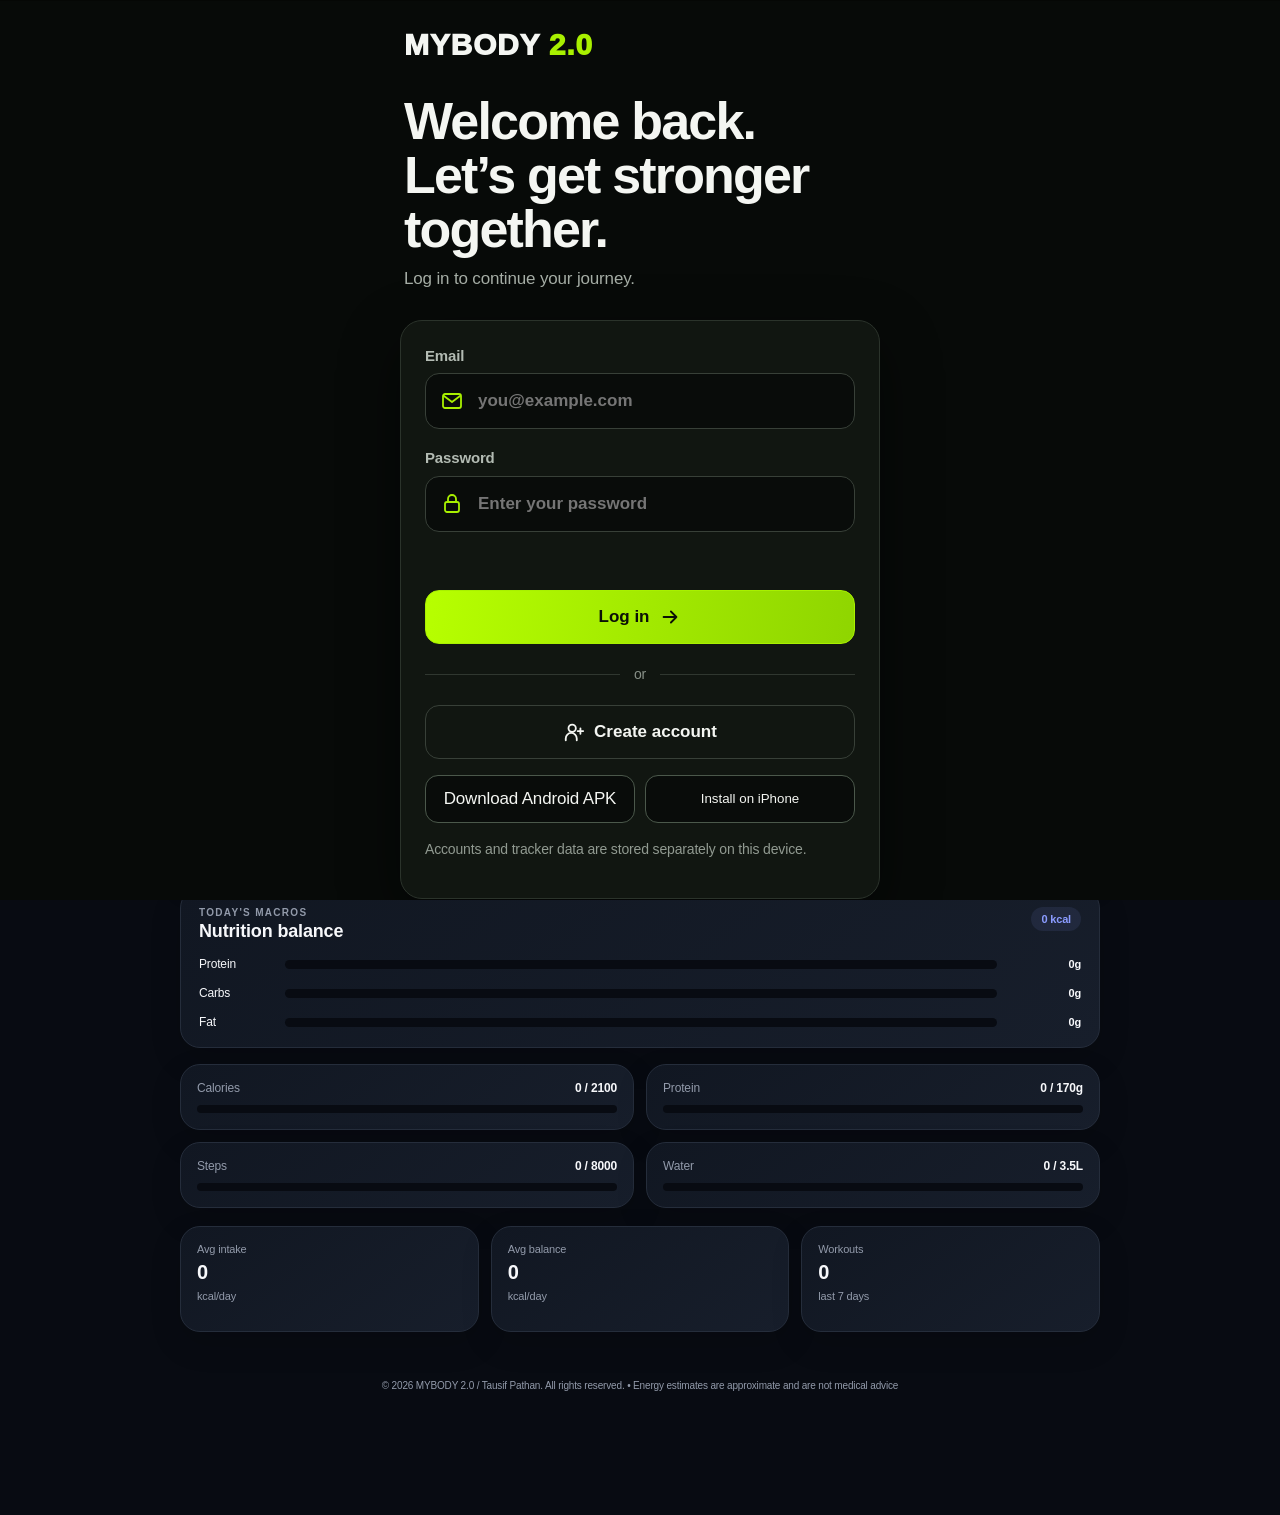
<file: index.html>
<!doctype html><html lang="en"><head><meta charset="utf-8"><meta name="viewport" content="width=device-width,initial-scale=1,viewport-fit=cover"><meta name="theme-color" content="#0b1020"><meta name="apple-mobile-web-app-capable" content="yes"><meta name="apple-mobile-web-app-status-bar-style" content="black-translucent"><meta name="apple-mobile-web-app-title" content="MYBODY 2.0"><meta name="description" content="MYBODY 2.0 personalised body transformation app for nutrition, workouts, activity and progress."><link rel="manifest" href="manifest.json?v=146"><link rel="apple-touch-icon" href="apple-touch-icon.png?v=146"><link rel="stylesheet" href="style.css?v=146"><link rel="stylesheet" href="ui2.css?v=146"><title>MYBODY 2.0</title></head><body><span id="daysLeft" hidden></span><header class="topbar"><div><p class="eyebrow">YOUR TRANSFORMATION</p><h1>MYBODY 2.0</h1></div><button id="themeBtn" class="icon-btn">◐</button></header><main class="app-shell"><section class="energy-strip"><article class="metric-card"><span>Food intake</span><strong id="dashIntake">0</strong><small>kcal today</small></article><article class="metric-card"><span>Estimated burn</span><strong id="dashBurn">0</strong><small>kcal today</small></article><article class="metric-card"><span>Energy balance</span><strong id="dashBalance">0</strong><small id="dashBalanceLabel">kcal</small></article><article class="metric-card"><span>Protein</span><strong id="dashProtein">0g</strong><small id="dashProteinTarget">of target</small></article></section><nav class="tabs"><button class="tab active" data-tab="today">Today</button><button class="tab" data-tab="workout">Workout</button><button class="tab" data-tab="food">Food</button><button class="tab" data-tab="progress">Progress</button><button class="tab" data-tab="settings">Settings</button></nav><section id="today" class="panel active"><div class="section-head"><div><p class="eyebrow">TODAY</p><h3 id="todayLabel">Daily dashboard</h3></div><span class="pill" id="todayStatus">Start logging</span></div><section class="card balance-card"><div class="balance-head"><div><span>Daily energy budget</span><strong id="budgetHeadline">—</strong></div><div class="balance-ring" id="balanceRing"><b id="balanceRingText">0%</b></div></div><div class="energy-flow"><div><span>Base burn</span><b id="baseBurn">0 kcal</b></div><span>+</span><div><span>Steps</span><b id="stepBurn">0 kcal</b></div><span>+</span><div><span>Exercise</span><b id="exerciseBurn">0 kcal</b></div><span>=</span><div><span>Total burn</span><b id="totalBurn">0 kcal</b></div></div></section><div class="section-head"><div><p class="eyebrow">QUICK UPDATE</p><h3>Body + activity</h3></div></div><section class="card form-card"><div class="form-grid four"><label>Weight (kg)<input id="weightInput" type="number" step="0.1"></label><label>Waist (cm)<input id="waistInput" type="number" step="0.1"></label><label>Steps<input id="stepsInput" type="number" step="100"></label><label>Water (L)<input id="waterInput" type="number" step="0.1"></label></div><button id="saveDaily" class="primary full">Save today's numbers</button></section><section class="score-grid"><article class="card score-item"><div><span>Calories</span><b id="scoreCalories"></b></div><div class="mini-progress"><span id="scoreCaloriesBar"></span></div></article><article class="card score-item"><div><span>Protein</span><b id="scoreProtein"></b></div><div class="mini-progress"><span id="scoreProteinBar"></span></div></article><article class="card score-item"><div><span>Steps</span><b id="scoreSteps"></b></div><div class="mini-progress"><span id="scoreStepsBar"></span></div></article><article class="card score-item"><div><span>Water</span><b id="scoreWater"></b></div><div class="mini-progress"><span id="scoreWaterBar"></span></div></article></section><section class="insight-grid"><article class="card insight"><span>Avg intake</span><strong id="weekIntake">0</strong><small>kcal/day</small></article><article class="card insight"><span>Avg balance</span><strong id="weekBalance">0</strong><small>kcal/day</small></article><article class="card insight"><span>Workouts</span><strong id="weekWorkouts">0</strong><small>last 7 days</small></article></section></section><section id="workout" class="panel"><div class="section-head"><div><p class="eyebrow">TRAINING</p><h3>Workout logger</h3></div><button id="editWorkoutBtn" class="secondary">Edit plan</button></div><div class="day-picker" id="dayPicker"></div><section class="card workout-summary"><div><span>Session</span><strong id="sessionName">—</strong><small id="sessionFocus">—</small></div><div><span>Duration</span><strong><span id="sessionMinutes">0</span> min</strong></div><div><span>Est. burn</span><strong id="sessionBurn">0 kcal</strong></div></section><section class="card workout-controls"><div class="form-grid two"><label>Duration (min)<input id="workoutMinutes" type="number" value="60"></label><label>Intensity<select id="workoutIntensity"><option value="4">Light</option><option value="5.5" selected>Moderate</option><option value="7">Hard</option><option value="8">Very hard</option></select></label></div></section><div id="exerciseList" class="exercise-list"></div><button id="saveWorkout" class="primary full">Save workout</button><section id="workoutEditor" class="card editor hidden"><div class="section-head compact"><div><p class="eyebrow">PLAN EDITOR</p><h3>Edit selected day</h3></div><button id="closeWorkoutEditor" class="text-btn">Close</button></div><div class="form-grid two"><label>Session name<input id="editSessionName"></label><label>Focus<input id="editSessionFocus"></label></div><div id="editExerciseList" class="editor-list"></div><button id="addExercise" class="secondary full">+ Add exercise</button><button id="saveWorkoutPlan" class="primary full">Save plan changes</button></section></section><section id="food" class="panel"><div class="section-head"><div><p class="eyebrow">NUTRITION</p><h3>Meal logger</h3></div><button id="manageFoodsBtn" class="secondary">Food database</button></div><section class="nutrition-grid"><article class="metric-card"><span>Calories</span><strong id="foodCalories">0</strong><small id="foodCalTarget"></small></article><article class="metric-card"><span>Protein</span><strong id="foodProtein">0g</strong><small id="foodProteinTarget"></small></article><article class="metric-card"><span>Carbs</span><strong id="foodCarbs">0g</strong></article><article class="metric-card"><span>Fat</span><strong id="foodFat">0g</strong></article></section><datalist id="foodSuggestions"></datalist><div id="mealSections"></div><section id="foodManager" class="card editor hidden"><div class="section-head compact"><div><p class="eyebrow">FOOD DATABASE</p><h3>Add or edit food</h3></div><button id="closeFoodManager" class="text-btn">Close</button></div><p class="muted-copy">Values are per 100 g.</p><div class="form-grid two"><label>Food name<input id="customFoodName"></label><label>Default serving (g)<input id="customFoodServing" type="number" value="100"></label><label>Calories / 100g<input id="customFoodCalories" type="number"></label><label>Protein / 100g<input id="customFoodProtein" type="number"></label><label>Carbs / 100g<input id="customFoodCarbs" type="number"></label><label>Fat / 100g<input id="customFoodFat" type="number"></label></div><button id="saveCustomFood" class="primary full">Save food</button><div id="customFoodList" class="list"></div></section></section><section id="progress" class="panel"><div class="section-head"><div><p class="eyebrow">PROGRESS</p><h3>Transformation trend</h3></div></div><section class="stats-grid"><article class="metric-card"><span>Current weight</span><strong id="currentWeight">—</strong><small id="weightChange"></small></article><article class="metric-card"><span>Goal weight</span><strong id="goalWeight">—</strong><small id="weightRemaining"></small></article><article class="metric-card"><span>Latest waist</span><strong id="latestWaist">—</strong><small id="waistChange"></small></article><article class="metric-card"><span>Progress</span><strong id="progressPct">0%</strong></article></section><section class="card chart-card"><canvas id="weightChart" height="220"></canvas></section><div id="progressList" class="list"></div></section><section id="settings" class="panel"><div class="section-head"><div><p class="eyebrow">SETTINGS</p><h3>All targets are editable</h3></div></div><section class="card form-card"><div class="form-grid two"><label>Age<input id="setAge" type="number"></label><label>Height (cm)<input id="setHeight" type="number"></label><label>Starting weight<input id="setStartWeight" type="number"></label><label>Goal weight<input id="setGoalWeight" type="number"></label><label>Goal date<input id="setGoalDate" type="date"></label><label>Daily calories<input id="setCalories" type="number"></label><label>Protein target<input id="setProtein" type="number"></label><label>Step target<input id="setSteps" type="number"></label><label>Water target<input id="setWater" type="number"></label><label>Sex<select id="setSex"><option value="male">Male</option><option value="female">Female</option></select></label></div><div class="settings-note"><b>How burn is calculated</b><p id="bmrExplanation">—</p></div><button id="saveSettings" class="primary full">Save settings</button></section></section></main><footer>MYBODY 2.0 • Burn estimates are approximate</footer><script>(function(){function wire(){var tabs=[].slice.call(document.querySelectorAll('.tab[data-tab]'));tabs.forEach(function(btn){if(btn.dataset.stableNav)return;btn.dataset.stableNav='1';btn.addEventListener('click',function(){var id=btn.getAttribute('data-tab');tabs.forEach(function(x){x.classList.toggle('active',x===btn)});[].slice.call(document.querySelectorAll('.panel')).forEach(function(p){p.classList.toggle('active',p.id===id)});window.scrollTo(0,0)},true)})}wire();document.addEventListener('DOMContentLoaded',wire)})();</script><script src="food-data.js?v=146"></script><script src="app.js?v=146"></script><script src="premium-ui.js?v=146"></script><script src="smart-food-logger.js?v=146"></script><script src="advanced-workout.js?v=146"></script><script src="workout-reference-ui.js?v=146"></script><script src="workout-prefill-fix.js?v=146"></script></body></html>
</file>
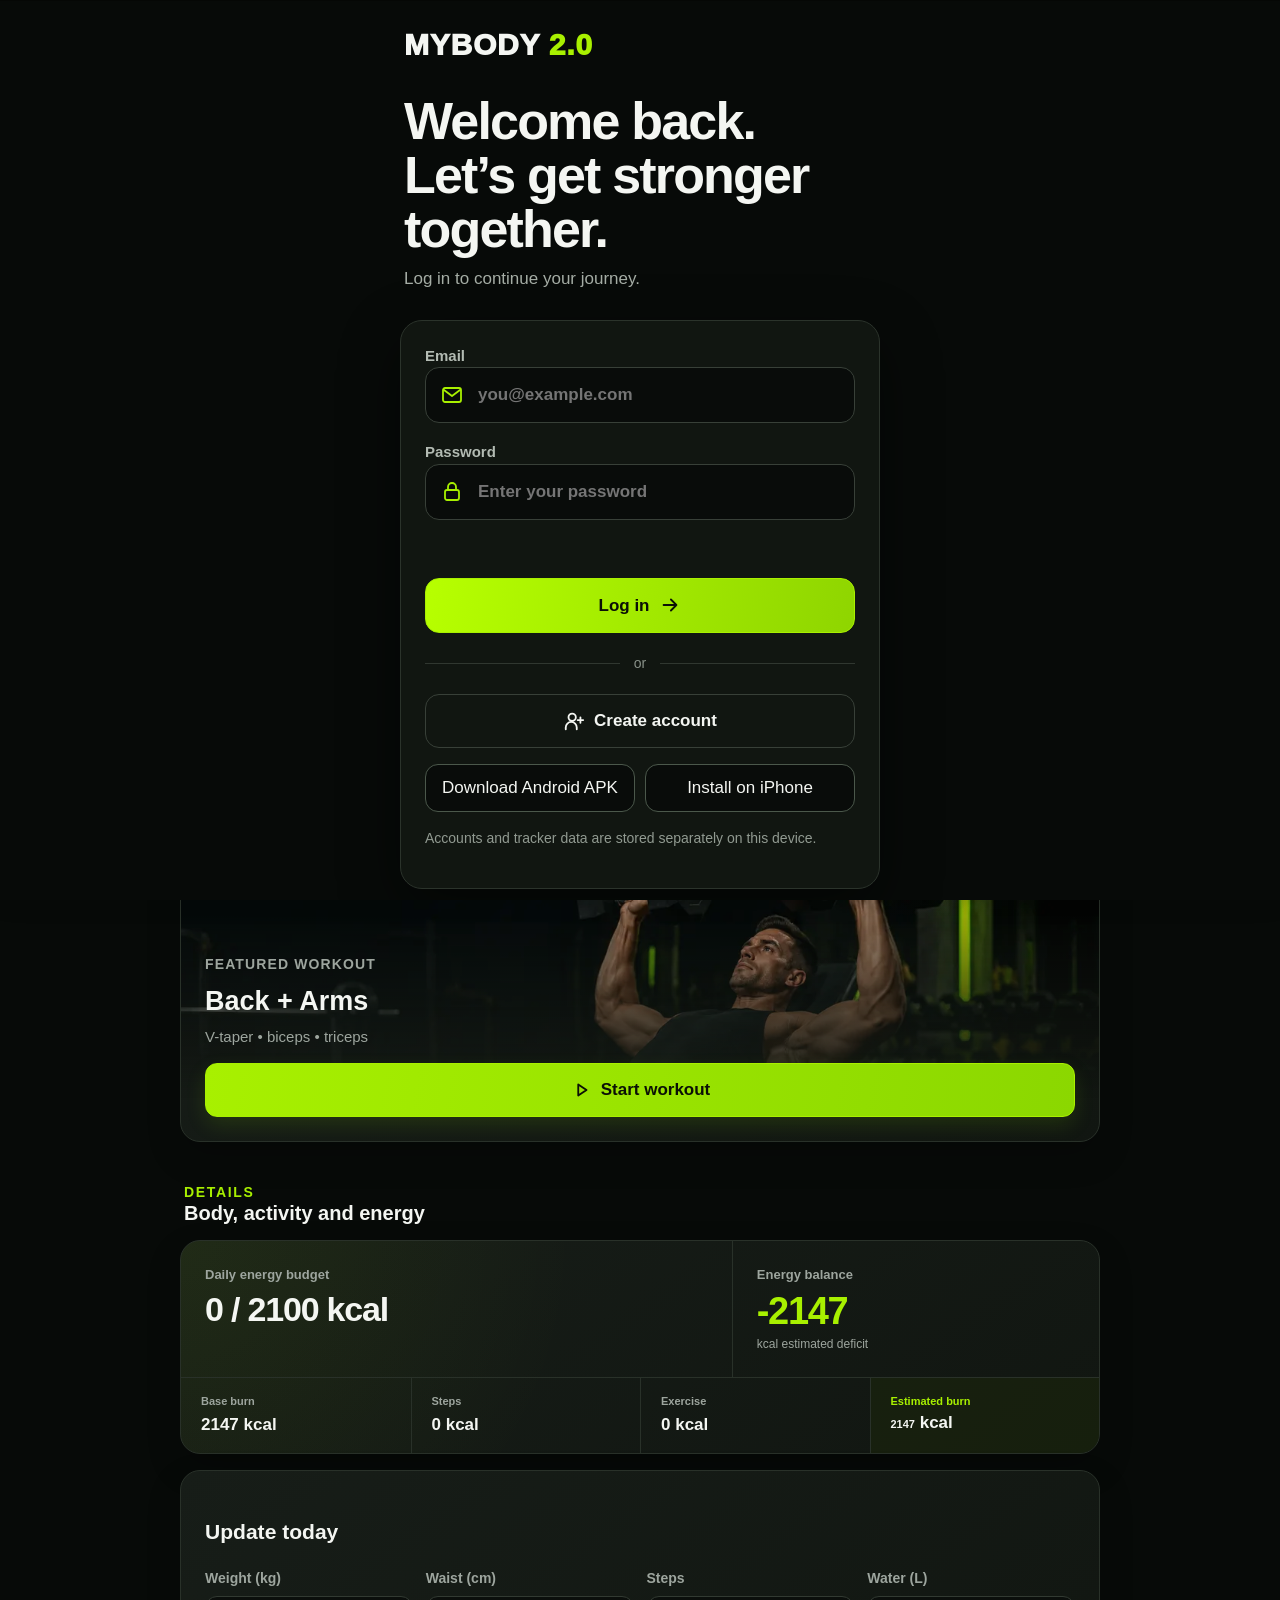
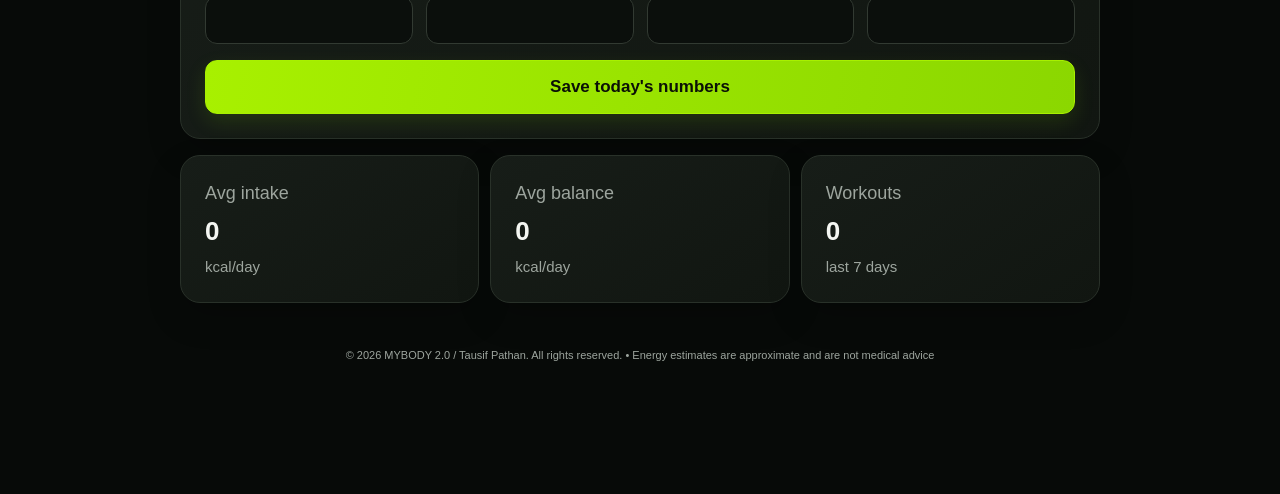
<file: index-production.html>
<!doctype html>
<html lang="en" data-theme="dark">
<head>
  <meta charset="utf-8">
  <meta name="viewport" content="width=device-width,initial-scale=1,viewport-fit=cover">
  <meta name="theme-color" content="#050705">
  <meta name="apple-mobile-web-app-capable" content="yes">
  <meta name="apple-mobile-web-app-status-bar-style" content="black">
  <meta name="apple-mobile-web-app-title" content="MYBODY 2.0">
  <meta name="description" content="MYBODY 2.0 mobile-first food, workout, activity and progress tracker.">
  <meta name="app-build" content="__BUILD__">
  <title>MYBODY 2.0</title>
  <script>
    (function () {
      try {
        var state = JSON.parse(localStorage.getItem('decemberTracker.v1') || '{}');
        document.documentElement.dataset.theme = state.theme === 'light' ? 'light' : 'dark';
      } catch (_) {}
    }());
  </script>
  <link rel="manifest" href="manifest.json?v=__BUILD__">
  <link rel="apple-touch-icon" href="apple-touch-icon.png?v=__BUILD__">
  <link rel="preload" href="assets/workout-hero.webp?v=__BUILD__" as="image" type="image/webp">
  <link rel="stylesheet" href="production.css?v=__BUILD__">
</head>
<body>
  <svg class="svg-defs" aria-hidden="true" focusable="false"><defs><linearGradient id="muscleGradient" x1="0" y1="0" x2="1" y2="1"><stop offset="0" stop-color="#c7ff39"/><stop offset="1" stop-color="#72c900"/></linearGradient></defs></svg>
  <div id="pullRefresh" class="pull-refresh" role="status" aria-live="polite" aria-hidden="true">
    <svg viewBox="0 0 24 24" aria-hidden="true"><path d="M20 6v5h-5M4 18v-5h5"/><path d="M18.5 9A7 7 0 0 0 6.2 6.2L4 8m16 8-2.2 1.8A7 7 0 0 1 5.5 15"/></svg>
    <span>Pull to check for update</span>
  </div>
  <header class="topbar">
    <div class="brand-lockup">
      <h1>MYBODY <em>2.0</em></h1>
      <span id="buildBadge">Build #__BUILD__</span>
    </div>
    <div class="header-actions">
      <button id="shareAppBtn" class="icon-btn" type="button" aria-label="Share MYBODY 2.0">
        <svg viewBox="0 0 24 24" aria-hidden="true"><circle cx="18" cy="5" r="3"/><circle cx="6" cy="12" r="3"/><circle cx="18" cy="19" r="3"/><path d="m8.7 10.7 6.6-4.1m-6.6 6.7 6.6 4.1"/></svg>
      </button>
      <button id="themeBtn" class="icon-btn" type="button" aria-label="Switch theme">
        <svg viewBox="0 0 24 24" aria-hidden="true"><path d="M12 3v2m0 14v2M3 12h2m14 0h2M5.64 5.64l1.42 1.42m9.88 9.88 1.42 1.42M18.36 5.64l-1.42 1.42M7.06 16.94l-1.42 1.42"/><circle cx="12" cy="12" r="4"/></svg>
      </button>
    </div>
  </header>

  <section id="webInstallPrompt" class="web-install-prompt hidden" aria-label="Install MYBODY 2.0">
    <div><b>Get the MYBODY app</b><span>Android app or iPhone Home Screen app</span></div>
    <button id="openAppInstallBtn" class="secondary" type="button">Install app</button>
  </section>

  <main class="app-shell">
    <section id="today" class="panel active" aria-labelledby="today-tab">
      <div class="section-head"><div><p class="eyebrow">TODAY</p><h3 id="todayLabel">Daily dashboard</h3></div><span class="pill" id="todayStatus">Start logging</span></div>
      <section id="quickFoodLog" class="card quick-food-log" aria-labelledby="quickFoodTitle">
        <div class="quick-food-head">
          <div><span class="eyebrow">QUICK FOOD LOG</span><h3 id="quickFoodTitle">Add what you ate</h3><p>Search, set the portion and save without leaving Today.</p></div>
          <button type="button" class="text-btn" data-nav="food">Full food log</button>
        </div>
        <div id="quickFoodMeals" class="quick-meal-picker" role="group" aria-label="Meal">
          <button type="button" data-action="quick-food-meal" data-meal="breakfast" aria-pressed="false">Breakfast</button>
          <button type="button" data-action="quick-food-meal" data-meal="lunch" aria-pressed="false">Lunch</button>
          <button type="button" data-action="quick-food-meal" data-meal="eveningSnacks" aria-pressed="false">Snacks</button>
          <button type="button" data-action="quick-food-meal" data-meal="dinner" aria-pressed="false">Dinner</button>
        </div>
        <div class="quick-food-form">
          <label class="quick-food-search">Food<input id="quickFoodName" type="search" list="foodSuggestions" inputmode="search" autocomplete="off" placeholder="e.g. chicken curry, roti, whey"></label>
          <label>Amount<input id="quickFoodAmount" type="number" inputmode="decimal" min="0.1" max="10000" step="0.1" placeholder="Amount"></label>
          <label>Unit<select id="quickFoodUnit"><option value="g">g</option><option value="each">each</option><option value="ml">ml</option></select></label>
        </div>
        <div class="quick-food-confirm">
          <div id="quickFoodPreview" class="quick-food-preview" aria-live="polite"><span>Choose a food to see nutrition</span></div>
          <button id="quickFoodSave" type="button" class="primary" data-action="quick-food-save" disabled>Add food</button>
        </div>
        <div class="quick-recent-head"><span>Recent foods</span><small>Tap once to add the same portion</small></div>
        <div id="quickRecentFoods" class="quick-recent-foods"><span class="quick-food-empty">Your recent foods will appear here.</span></div>
      </section>
      <section class="card daily-summary" aria-label="Daily summary">
        <div class="summary-metrics">
          <article class="summary-goal summary-calories"><div><span>Calories</span><strong id="scoreCalories">0 / 0</strong></div><div class="mini-progress" aria-hidden="true"><span id="scoreCaloriesBar"></span></div></article>
          <article class="summary-goal summary-protein"><div><span>Protein</span><strong id="scoreProtein">0 / 0g</strong></div><div class="mini-progress" aria-hidden="true"><span id="scoreProteinBar"></span></div></article>
          <article class="summary-goal summary-steps"><div><span>Steps</span><strong id="scoreSteps">0 / 0</strong></div><div class="mini-progress" aria-hidden="true"><span id="scoreStepsBar"></span></div></article>
          <article class="summary-goal summary-water"><div><span>Water</span><strong id="scoreWater">0 / 0L</strong></div><div class="mini-progress" aria-hidden="true"><span id="scoreWaterBar"></span></div></article>
        </div>
      </section>
      <section class="card today-workout-card">
        <div class="today-workout-content"><span>Featured workout</span><strong id="todayWorkoutName">Workout</strong><small id="todayWorkoutFocus">Your current training plan</small><button type="button" class="primary icon-label" data-nav="workout"><svg viewBox="0 0 24 24" aria-hidden="true"><path d="m9 6 9 6-9 6Z"/></svg>Start workout</button></div>
      </section>
      <section class="inline-details" aria-labelledby="todayDetailsTitle">
        <div class="section-head compact"><div><p class="eyebrow">DETAILS</p><h3 id="todayDetailsTitle">Body, activity and energy</h3></div></div>
        <section class="card energy-overview" aria-label="Daily energy summary">
          <div class="energy-overview-head">
            <div class="energy-budget-summary">
              <span>Daily energy budget</span>
              <strong id="budgetHeadline">—</strong>
            </div>
            <div class="energy-balance-summary">
              <span>Energy balance</span>
              <strong id="dashBalance">0</strong>
              <small id="dashBalanceLabel">kcal</small>
            </div>
          </div>
          <div class="energy-flow" aria-label="Estimated burn breakdown">
            <div><span>Base burn</span><b id="baseBurn">0 kcal</b></div>
            <div><span>Steps</span><b id="stepBurn">0 kcal</b></div>
            <div><span>Exercise</span><b id="exerciseBurn">0 kcal</b></div>
            <div class="energy-total"><span>Estimated burn</span><b><span id="dashBurn">0</span> kcal</b></div>
          </div>
        </section>
        <section class="card form-card">
          <h3>Update today</h3>
          <div class="form-grid four">
            <label>Weight (kg)<input id="weightInput" type="number" inputmode="decimal" min="25" max="400" step="0.1"></label>
            <label>Waist (cm)<input id="waistInput" type="number" inputmode="decimal" min="20" max="400" step="0.1"></label>
            <label>Steps<input id="stepsInput" type="number" inputmode="numeric" min="0" max="200000" step="100"></label>
            <label>Water (L)<input id="waterInput" type="number" inputmode="decimal" min="0" max="20" step="0.1"></label>
          </div>
          <button id="saveDaily" class="primary full" type="button">Save today's numbers</button>
        </section>
        <section class="insight-grid">
          <article class="card insight"><span>Avg intake</span><strong id="weekIntake">0</strong><small>kcal/day</small></article>
          <article class="card insight"><span>Avg balance</span><strong id="weekBalance">0</strong><small>kcal/day</small></article>
          <article class="card insight"><span>Workouts</span><strong id="weekWorkouts">0</strong><small>last 7 days</small></article>
        </section>
      </section>
    </section>

    <section id="workout" class="panel" hidden aria-labelledby="workout-tab">
      <div class="section-head"><div><p class="eyebrow">TRAINING</p><h3>Workout logger</h3></div><div class="section-actions"><button id="exerciseLibraryBtn" class="secondary" type="button">Exercise library</button><button id="editWorkoutBtn" class="secondary" type="button">Edit plan</button></div></div>
      <div class="day-picker" id="dayPicker"></div>
      <section class="card workout-summary"><div><span>Session</span><strong id="sessionName">—</strong><small id="sessionFocus">—</small></div><div><span>Duration</span><strong><span id="sessionMinutes">0</span> min</strong></div><div><span>Est. burn</span><strong id="sessionBurn">0 kcal</strong></div></section>
      <section class="card workout-controls"><div class="form-grid two"><label>Duration (min)<input id="workoutMinutes" type="number" inputmode="numeric" min="1" max="300" value="60"></label><label>Intensity<select id="workoutIntensity"><option value="4">Light</option><option value="5.5" selected>Moderate</option><option value="7">Hard</option><option value="8">Very hard</option></select></label></div></section>
      <div id="exerciseList" class="exercise-list"></div>
      <button id="saveWorkout" class="primary full" type="button">Save workout</button>
      <section id="workoutEditor" class="sheet-backdrop hidden" role="dialog" aria-modal="true" aria-labelledby="workoutEditorTitle"><div class="sheet-panel" tabindex="-1">
        <header class="sheet-head"><div><h2 id="workoutEditorTitle">Edit selected day</h2><p>Session details and exercises</p></div><button id="closeWorkoutEditor" class="sheet-close" type="button" aria-label="Close workout editor"><svg viewBox="0 0 24 24" aria-hidden="true"><path d="M6 6l12 12M18 6 6 18"/></svg></button></header>
        <div class="form-grid two"><label>Session name<input id="editSessionName"></label><label>Focus<input id="editSessionFocus"></label></div>
        <div id="editExerciseList" class="editor-list"></div>
        <button id="addExercise" class="secondary full" type="button"><svg viewBox="0 0 24 24" aria-hidden="true"><path d="M12 5v14M5 12h14"/></svg>Add exercise</button>
        <button id="saveWorkoutPlan" class="primary full" type="button">Save plan changes</button>
      </div></section>
      <section class="inline-details history-block" aria-labelledby="workoutHistoryTitle"><div class="section-head compact"><div><p class="eyebrow">HISTORY</p><h3 id="workoutHistoryTitle">Workout history</h3></div></div><div id="workoutHistory" class="card list"></div></section>
    </section>

    <section id="food" class="panel" hidden aria-labelledby="food-tab">
      <div class="section-head"><div><p class="eyebrow">NUTRITION</p><h3>Meal logger</h3></div><button id="manageFoodsBtn" class="secondary" type="button">Food database</button></div>
      <section class="nutrition-grid">
        <article class="metric-card"><span>Calories</span><strong id="foodCalories">0</strong><small id="foodCalTarget"></small></article>
        <article class="metric-card"><span>Protein</span><strong id="foodProtein">0g</strong><small id="foodProteinTarget"></small></article>
        <article class="metric-card"><span>Carbs</span><strong id="foodCarbs">0g</strong></article>
        <article class="metric-card"><span>Fat</span><strong id="foodFat">0g</strong></article>
      </section>
      <datalist id="foodSuggestions"></datalist>
      <div id="mealSections"></div>
      <section id="foodManager" class="sheet-backdrop hidden" role="dialog" aria-modal="true" aria-labelledby="foodManagerTitle"><div class="sheet-panel" tabindex="-1">
        <header class="sheet-head"><div><h2 id="foodManagerTitle">Food database</h2><p>Add or edit nutrition items</p></div><button id="closeFoodManager" class="sheet-close" type="button" aria-label="Close food database"><svg viewBox="0 0 24 24" aria-hidden="true"><path d="M6 6l12 12M18 6 6 18"/></svg></button></header>
        <p class="muted-copy">Nutrition values are per 100 g.</p>
        <div class="form-grid two">
          <label>Food name<input id="customFoodName"></label><label>Default serving (g)<input id="customFoodServing" type="number" min="1" value="100"></label>
          <label>Calories / 100g<input id="customFoodCalories" type="number" min="0"></label><label>Protein / 100g<input id="customFoodProtein" type="number" min="0"></label>
          <label>Carbs / 100g<input id="customFoodCarbs" type="number" min="0"></label><label>Fat / 100g<input id="customFoodFat" type="number" min="0"></label>
        </div>
        <button id="saveCustomFood" class="primary full" type="button">Save food</button>
        <div id="customFoodList" class="list"></div>
      </div></section>
      <section class="inline-details history-block" aria-labelledby="foodHistoryTitle"><div class="section-head compact"><div><p class="eyebrow">HISTORY</p><h3 id="foodHistoryTitle">Food history</h3></div></div><div id="foodHistory" class="card list"></div></section>
    </section>

    <section id="progress" class="panel" hidden aria-labelledby="progress-tab">
      <div class="section-head"><div><p class="eyebrow">PROGRESS</p><h3>Transformation trend</h3></div></div>
      <section class="stats-grid">
        <article class="metric-card"><span>Current weight</span><strong id="currentWeight">—</strong><small id="weightChange"></small></article>
        <article class="metric-card"><span>Goal weight</span><strong id="goalWeight">—</strong><small id="weightRemaining"></small></article>
        <article class="metric-card"><span>Latest waist</span><strong id="latestWaist">—</strong><small id="waistChange"></small></article>
        <article class="metric-card"><span>Progress</span><strong id="progressPct">0%</strong></article>
      </section>
      <section class="card chart-card"><canvas id="weightChart" height="220" aria-label="Weight trend chart"></canvas></section>
      <section class="inline-details history-block" aria-labelledby="progressHistoryTitle"><div class="section-head compact"><div><p class="eyebrow">HISTORY</p><h3 id="progressHistoryTitle">Measurement history</h3></div></div><div id="measurementAverages" class="measurement-averages" aria-label="Last seven days measurement averages"><article class="metric-card"><span>7-day average weight</span><strong id="avg7Weight">—</strong><small id="avg7WeightCount">No entries</small></article><article class="metric-card"><span>7-day average waist</span><strong id="avg7Waist">—</strong><small id="avg7WaistCount">No entries</small></article></div><div id="progressList" class="card list"></div></section>
    </section>

    <section id="settings" class="panel" hidden aria-labelledby="settings-tab">
      <div class="section-head"><div><p class="eyebrow">SETTINGS</p><h3>All targets are editable</h3></div></div>
      <section class="card form-card">
        <div class="form-grid two settings-grid">
          <label>Age<input id="setAge" type="number" min="13" max="120"></label><label>Height (cm)<input id="setHeight" type="number" min="100" max="250"></label>
          <label>Starting weight<input id="setStartWeight" type="number" min="25" max="400" step="0.1"></label><label>Goal weight<input id="setGoalWeight" type="number" min="25" max="400" step="0.1"></label>
          <label>Goal date<input id="setGoalDate" type="date"></label><label>Daily calories<input id="setCalories" type="number" min="800" max="10000"></label>
          <label>Protein target<input id="setProtein" type="number" min="0" max="1000"></label><label>Step target<input id="setSteps" type="number" min="0" max="200000"></label>
          <label>Water target<input id="setWater" type="number" min="0" max="20" step="0.1"></label><label>Sex<select id="setSex"><option value="male">Male</option><option value="female">Female</option></select></label>
        </div>
        <div class="settings-note"><b>How burn is calculated</b><p id="bmrExplanation">—</p></div>
        <button id="saveSettings" class="primary full" type="button">Save settings</button>
      </section>
      <section class="card ios-sync-card" aria-labelledby="iosStepSyncTitle">
        <div class="sync-card-head"><div><span id="stepSyncEyebrow" class="eyebrow">PHONE STEPS</span><h3 id="iosStepSyncTitle">Device step sync</h3><small id="detectedDeviceLabel" class="detected-device">Detecting this device…</small></div><span id="hourlySyncBadge" class="sync-badge">Setup needed</span></div>
        <p id="healthSyncStatus" class="muted-copy">Checking the best step-sync method for this device.</p>
        <div class="sync-actions"><button id="manualStepSyncBtn" class="secondary" type="button"><svg viewBox="0 0 24 24" aria-hidden="true"><path d="M20 6v5h-5M4 18v-5h5"/><path d="M18.5 9A7 7 0 0 0 6.2 6.2L4 8m16 8-2.2 1.8A7 7 0 0 1 5.5 15"/></svg>Sync now</button><button id="setupIosShortcutBtn" class="primary" type="button">Set up phone sync</button></div>
        <p id="stepSyncPrivacy" class="sync-privacy">Only today’s date and step total are synced. Health permissions stay under your control on the phone.</p>
      </section>
      <section class="card app-share-card" aria-labelledby="shareAppTitle"><div><span class="eyebrow">APP ACCESS</span><h3 id="shareAppTitle">Share or install MYBODY 2.0</h3><p class="muted-copy">Share the iPhone/PWA link and Android APK together, or open the install choices directly.</p></div><div class="app-share-actions"><button id="shareAppSettingsBtn" class="secondary" type="button"><svg viewBox="0 0 24 24" aria-hidden="true"><circle cx="18" cy="5" r="3"/><circle cx="6" cy="12" r="3"/><circle cx="18" cy="19" r="3"/><path d="m8.7 10.7 6.6-4.1m-6.6 6.7 6.6 4.1"/></svg>Share both</button><button id="appInstallOptionsBtn" class="primary" type="button">Get the app</button></div></section>
    </section>
  </main>

  <div id="iosShortcutSheet" class="sheet-backdrop hidden" role="dialog" aria-modal="true" aria-labelledby="iosShortcutTitle"><section class="sheet-panel shortcut-panel" tabindex="-1">
    <header class="sheet-head"><div><h2 id="iosShortcutTitle">Connect iPhone steps</h2><p>No paid Apple Developer account required</p></div><button id="closeIosShortcutSheet" type="button" class="sheet-close" aria-label="Close iPhone Shortcut setup"><svg viewBox="0 0 24 24" aria-hidden="true"><path d="M6 6l12 12M18 6 6 18"/></svg></button></header>
    <div class="shortcut-callout"><b>Install and sync</b><p>MYBODY copies your private token and opens the shared Shortcut installer. After setup, Sync now runs the Shortcut to read fresh Apple Health steps, then MYBODY retrieves the new upload when you return.</p></div>
    <ol class="shortcut-steps">
      <li><b>Install the Shortcut</b><span>Tap the install button below, then choose <strong>Get Shortcut</strong>.</span></li>
      <li><b>Complete setup</b><span>When asked, confirm the endpoint and paste the private token MYBODY copied.</span></li>
      <li><b>Confirm the name</b><span>Keep the Shortcut name exactly as <strong>MYBODY step Sync</strong>.</span></li>
      <li><b>Allow Apple Health</b><span>Run <strong>MYBODY step Sync</strong> once and approve access to Steps.</span></li>
      <li><b>Test Sync now</b><span>Return to MYBODY and tap <strong>Sync now</strong>. It opens the Shortcut, uploads fresh steps with <strong>Get Contents of URL</strong>, and reads the new value when you return. Do not add Open URLs.</span></li>
      <li><b>Add hourly automations</b><span>In Shortcuts → Automation, add a Time of Day trigger for each hour you want, select this Shortcut, and choose Run Immediately.</span></li>
    </ol>
    <div class="shortcut-template"><span>Background endpoint</span><code id="shortcutSyncEndpoint"></code><button id="copyShortcutEndpointBtn" type="button" class="text-btn">Copy endpoint</button></div>
    <div class="shortcut-template private-token"><span>Private sync token</span><code id="shortcutSyncToken"></code><button id="copyShortcutTokenBtn" type="button" class="text-btn">Copy token</button></div>
    <div class="shortcut-sheet-actions"><button id="createIosShortcutBtn" type="button" class="primary full">Copy token &amp; install Shortcut</button><button id="markShortcutReadyBtn" type="button" class="secondary full">I’ve finished setup</button></div>
    <p class="shortcut-limit">Keep the private token inside your Shortcut and do not share it. Apple requires separate Time of Day automations for true hourly scheduling. The PWA cannot refresh while fully closed, but it retrieves the waiting upload when opened.</p>
  </section></div>

  <div id="androidHealthSheet" class="sheet-backdrop hidden" role="dialog" aria-modal="true" aria-labelledby="androidHealthTitle"><section class="sheet-panel shortcut-panel" tabindex="-1">
    <header class="sheet-head"><div><h2 id="androidHealthTitle">Connect Android steps</h2><p>Health Connect • no Play developer account required for direct install</p></div><button id="closeAndroidHealthSheet" type="button" class="sheet-close" aria-label="Close Android Health Connect setup"><svg viewBox="0 0 24 24" aria-hidden="true"><path d="M6 6l12 12M18 6 6 18"/></svg></button></header>
    <div class="shortcut-callout"><b>Why the Android app is needed</b><p>Health Connect keeps health data behind native Android permissions, so Chrome and an installed PWA cannot read it directly. The MYBODY Android wrapper securely bridges Health Connect to this tracker.</p></div>
    <ol class="shortcut-steps">
      <li><b>Install the MYBODY Android app</b><span>Download the test APK below and allow installation from your browser when Android asks.</span></li>
      <li><b>Allow Steps access</b><span>Open the app and approve <strong>Steps</strong> in the Health Connect permission screen.</span></li>
      <li><b>Keep automatic sync enabled</b><span>On supported Android 14+ devices, approve background health access. MYBODY then checks today’s total about once per hour.</span></li>
      <li><b>Use Sync now any time</b><span>The button reads the latest Health Connect total immediately without opening another browser.</span></li>
    </ol>
    <div class="shortcut-sheet-actions"><a id="downloadAndroidAppBtn" class="primary full button-link" href="https://github.com/tausifdg-cmyk/december-family-function-tracker/releases/download/android-latest/mybody-android.apk">Download Android app</a><button id="androidSetupDoneBtn" type="button" class="secondary full">I’ll install it later</button></div>
    <p class="shortcut-limit">Health Connect is built into Android 14 and later. Android 9–13 may require the Health Connect app, and background reads depend on device support and permission.</p>
  </section></div>

  <section id="exerciseDetailSheet" class="sheet-backdrop hidden" role="dialog" aria-modal="true" aria-labelledby="exerciseDetailTitle"><div class="sheet-panel exercise-detail-panel" tabindex="-1">
    <header class="sheet-head"><div><h2 id="exerciseDetailTitle">Exercise details</h2><p id="exerciseDetailMeta">Target and actual sets</p></div><button type="button" class="sheet-close" data-action="close-exercise-detail" aria-label="Close exercise details"><svg viewBox="0 0 24 24" aria-hidden="true"><path d="M6 6l12 12M18 6 6 18"/></svg></button></header>
    <div class="target-actual-note"><b>Target vs actual</b><p>MYBODY fills the target from your plan and previous performance. Enter what you completed, then check each set.</p></div>
    <div class="exercise-set-table"><div class="set-detail-head" aria-hidden="true"><span>Set</span><span>Target<br>kg</span><span>Target<br>reps</span><span>Actual<br>kg</span><span>Actual<br>reps</span><span>Done</span></div><div id="exerciseSetRows" class="set-detail-list"></div></div>
    <button id="saveExerciseDetailBtn" class="primary full" type="button" data-action="save-exercise-detail">Save exercise</button>
  </div></section>

  <section id="appInstallSheet" class="sheet-backdrop hidden" role="dialog" aria-modal="true" aria-labelledby="appInstallTitle"><div class="sheet-panel install-panel" tabindex="-1">
    <header class="sheet-head"><div><h2 id="appInstallTitle">Get MYBODY 2.0</h2><p>Choose the version for this phone</p></div><button type="button" class="sheet-close" data-action="close-app-install" aria-label="Close app install options"><svg viewBox="0 0 24 24" aria-hidden="true"><path d="M6 6l12 12M18 6 6 18"/></svg></button></header>
    <div class="install-choice-grid">
      <article class="install-choice"><span class="install-platform">ANDROID</span><h3>Android app</h3><p>Install the APK for native Health Connect step access and background sync.</p><a id="installAndroidApkLink" class="primary button-link" href="https://github.com/tausifdg-cmyk/december-family-function-tracker/releases/download/android-latest/mybody-android.apk">Download Android APK</a></article>
      <article class="install-choice"><span class="install-platform">IPHONE / IPAD</span><h3>Home Screen app</h3><p>Open this page in Safari, tap Share, then choose <strong>Add to Home Screen</strong>.</p><button id="copyIosAppLinkBtn" class="primary" type="button">Copy iPhone app link</button></article>
    </div>
    <button id="shareInstallLinksBtn" class="secondary full" type="button">Share Android + iPhone links</button>
  </div></section>

  <div id="exerciseLibrarySheet" class="sheet-backdrop hidden" role="dialog" aria-modal="true" aria-labelledby="exerciseLibraryTitle"><section class="sheet-panel exercise-library-panel" tabindex="-1">
    <header class="sheet-head"><div><h2 id="exerciseLibraryTitle">Exercise library</h2><p>42 real-human and 3D-avatar video demonstrations that work offline</p></div><button type="button" class="sheet-close" data-sheet-close aria-label="Close exercise library"><svg viewBox="0 0 24 24" aria-hidden="true"><path d="M6 6l12 12M18 6 6 18"/></svg></button></header>
    <div class="exercise-library-tools"><label class="library-search"><svg viewBox="0 0 24 24" aria-hidden="true"><circle cx="11" cy="11" r="7"/><path d="m16 16 5 5"/></svg><input id="exerciseLibrarySearch" type="search" inputmode="search" placeholder="Search exercises" autocomplete="off"></label><button id="keepExercisesOffline" class="secondary offline-status" type="button"><span id="exerciseOfflineDot" aria-hidden="true"></span><span id="exerciseOfflineStatus">Offline ready</span></button></div>
    <div id="exerciseCategoryFilters" class="category-filters" role="group" aria-label="Exercise category"></div>
    <p id="exerciseLibraryCount" class="library-count" aria-live="polite"></p>
    <div id="exerciseCatalogList" class="exercise-catalog"></div>
    <aside class="source-note"><b>Video sources</b><p>16 close matches use licensed real-human clips from Your Move; the other 26 use original shaded 3D-avatar animations. Equipment variations are identified inside the viewer. Every exercise also has a local avatar fallback for reliable offline playback.</p></aside>
  </section></div>

  <div id="exerciseLightbox" class="media-lightbox hidden" role="dialog" aria-modal="true" aria-labelledby="exerciseLightboxTitle">
    <header class="lightbox-head"><div><h2 id="exerciseLightboxTitle">Exercise demo</h2><p id="exerciseLightboxMeta"></p></div><button type="button" class="sheet-close" data-action="close-exercise-media" aria-label="Close exercise demo"><svg viewBox="0 0 24 24" aria-hidden="true"><path d="M6 6l12 12M18 6 6 18"/></svg></button></header>
    <div class="lightbox-stage"><div id="exerciseMotion" class="exercise-motion-stage"></div><div class="lightbox-guide"><p id="exerciseCues"></p><small>Movement guide only. Use a qualified trainer for individual form advice.</small></div><div id="lightboxMuscleMap" class="lightbox-muscle" aria-label="Active muscle groups"></div></div>
  </div>

  <nav class="tabs" aria-label="Primary">
    <a id="today-tab" class="tab active" data-tab="today" href="#today"><svg viewBox="0 0 24 24" aria-hidden="true"><path d="m3 11 9-8 9 8v9a1 1 0 0 1-1 1h-5v-6H9v6H4a1 1 0 0 1-1-1Z"/></svg><span>Today</span></a>
    <a id="workout-tab" class="tab" data-tab="workout" href="#workout"><svg viewBox="0 0 24 24" aria-hidden="true"><path d="M6 8v8M3 10v4m15-6v8m3-6v4M6 12h12"/></svg><span>Workout</span></a>
    <a id="food-tab" class="tab" data-tab="food" href="#food"><svg viewBox="0 0 24 24" aria-hidden="true"><path d="M12 21c4-3 7-7 7-12-4-1-6 1-7 4-1-3-3-5-7-4 0 5 3 9 7 12Z"/><path d="M12 8c0-3 1-5 4-6"/></svg><span>Food</span></a>
    <a id="progress-tab" class="tab" data-tab="progress" href="#progress"><svg viewBox="0 0 24 24" aria-hidden="true"><path d="M5 20v-6m7 6V8m7 12V3"/></svg><span>Progress</span></a>
    <a id="settings-tab" class="tab" data-tab="settings" href="#settings"><svg viewBox="0 0 24 24" aria-hidden="true"><circle cx="12" cy="12" r="3"/><path d="M19.4 15a1.7 1.7 0 0 0 .34 1.88l.06.06-2.83 2.83-.06-.06A1.7 1.7 0 0 0 15 19.4a1.7 1.7 0 0 0-1 .6 1.7 1.7 0 0 0-.4 1.1V21h-4v-.09A1.7 1.7 0 0 0 8.6 19.4a1.7 1.7 0 0 0-1.88.34l-.06.06-2.83-2.83.06-.06A1.7 1.7 0 0 0 4.6 15a1.7 1.7 0 0 0-.6-1 1.7 1.7 0 0 0-1.1-.4H3v-4h.09A1.7 1.7 0 0 0 4.6 8.6a1.7 1.7 0 0 0-.34-1.88l-.06-.06 2.83-2.83.06.06A1.7 1.7 0 0 0 9 4.6a1.7 1.7 0 0 0 1-.6 1.7 1.7 0 0 0 .4-1.1V3h4v.09A1.7 1.7 0 0 0 15.4 4.6a1.7 1.7 0 0 0 1.88-.34l.06-.06 2.83 2.83-.06.06A1.7 1.7 0 0 0 19.4 9c.14.4.36.74.66 1 .3.26.69.4 1.1.4H21v4h-.09a1.7 1.7 0 0 0-1.51.6Z"/></svg><span>Settings</span></a>
  </nav>
  <footer>MYBODY 2.0 • Energy estimates are approximate and are not medical advice</footer>
  <div id="appToast" class="app-toast" role="status" aria-live="polite"></div>

  <script src="food-data.js?v=__BUILD__" defer></script>
  <script src="auth-onboarding.js?v=__BUILD__" defer></script>
  <script src="core-storage.js?v=__BUILD__" defer></script>
  <script src="exercise-library.js?v=__BUILD__" defer></script>
  <script src="app-production.js?v=__BUILD__" defer></script>
  <script src="health-sync.js?v=__BUILD__" defer></script>
  <script src="navigation-fix.js?v=__BUILD__" defer></script>
  <script src="build-live.js?v=__BUILD__" defer></script>
</body>
</html>
</file>
<file: style.css>
:root{font-family:-apple-system,BlinkMacSystemFont,"SF Pro Display","Segoe UI",sans-serif;color-scheme:dark;--bg:#080b12;--card:#111722;--card2:#171e2b;--text:#f7f8fb;--muted:#929aaa;--line:#252d3b;--accent:#8b9cff;--accent2:#63e6be;--warn:#ffb86b;--danger:#ff7d91;--radius:20px}*{box-sizing:border-box}html,body{margin:0;min-height:100%;background:var(--bg);color:var(--text)}body{padding:env(safe-area-inset-top) 16px calc(96px + env(safe-area-inset-bottom));letter-spacing:-.01em}.topbar,.app-shell{max-width:920px;margin:auto}.topbar{padding:20px 2px 14px;display:flex;justify-content:space-between;align-items:center}.topbar h1{margin:2px 0;font-size:25px}.eyebrow{font-size:10px;letter-spacing:.13em;font-weight:800;color:var(--muted);margin:0}.icon-btn,.text-btn{border:0;background:none;color:var(--muted);font-size:16px;cursor:pointer}.card,.metric-card{background:linear-gradient(145deg,var(--card),var(--card2));border:1px solid var(--line);border-radius:var(--radius)}.pill{display:inline-block;padding:6px 10px;border-radius:999px;background:#8b9cff18;color:var(--accent);font-size:11px;font-weight:800}.energy-strip,.stats-grid,.nutrition-grid{display:grid;grid-template-columns:repeat(4,1fr);gap:10px;margin:12px 0}.metric-card{padding:15px}.metric-card span,.metric-card small{display:block;color:var(--muted);font-size:11px}.metric-card strong{display:block;font-size:21px;margin:6px 0}.good{color:var(--accent2)!important}.warn{color:var(--warn)!important}.tabs{position:fixed!important;z-index:9999!important;left:0!important;right:0!important;bottom:0!important;display:flex!important;gap:4px!important;margin:0!important;padding:8px 10px calc(8px + env(safe-area-inset-bottom))!important;background:rgba(8,11,18,.96)!important;border-top:1px solid var(--line)!important;overflow:visible!important;backdrop-filter:blur(18px)}.tab{flex:1!important;min-width:0!important;border:0!important;background:transparent!important;color:var(--muted)!important;border-radius:14px!important;padding:10px 3px!important;font-weight:700!important;font-size:11px!important;white-space:nowrap!important}.tab.active{background:#8b9cff18!important;color:var(--accent)!important}.tab[data-tab=today]::before{content:'⌂';display:block;font-size:18px}.tab[data-tab=workout]::before{content:'◉';display:block;font-size:18px}.tab[data-tab=food]::before{content:'◒';display:block;font-size:18px}.tab[data-tab=progress]::before{content:'▥';display:block;font-size:18px}.tab[data-tab=settings]::before{content:'⚙';display:block;font-size:18px}.panel{display:none}.panel.active{display:block}.section-head{display:flex;align-items:center;justify-content:space-between;margin:20px 2px 10px;gap:12px}.section-head.compact{margin-top:0}.section-head h3{margin:2px 0;font-size:19px}.balance-card{padding:18px}.balance-head{display:flex;justify-content:space-between;align-items:center;gap:18px}.balance-head span{display:block;color:var(--muted);font-size:12px}.balance-head strong{display:block;font-size:24px;margin-top:5px}.balance-ring{--p:0;width:76px;height:76px;border-radius:50%;display:grid;place-items:center;background:conic-gradient(var(--accent) calc(var(--p)*1%),var(--line) 0);position:relative}.balance-ring:before{content:"";position:absolute;inset:8px;border-radius:50%;background:var(--card)}.balance-ring b{position:relative;font-size:15px}.energy-flow{display:grid;grid-template-columns:1fr auto 1fr auto 1fr auto 1fr;gap:8px;align-items:center;margin:18px 0}.energy-flow div{padding:10px;border-radius:14px;background:#ffffff05}.energy-flow span{display:block;color:var(--muted);font-size:10px}.energy-flow b{display:block;margin-top:3px;font-size:13px}.muted-copy{color:var(--muted);font-size:13px;line-height:1.45}.form-card,.workout-controls,.editor{padding:18px}.form-grid{display:grid;gap:10px}.form-grid.four{grid-template-columns:repeat(4,1fr)}.form-grid.two{grid-template-columns:repeat(2,1fr)}label{display:grid;gap:6px;color:var(--muted);font-size:11px;font-weight:700}input,select{width:100%;background:var(--bg);border:1px solid var(--line);border-radius:11px;color:var(--text);padding:11px;font:inherit}.primary{border:0;border-radius:12px;background:var(--text);color:var(--bg);font-weight:800;padding:12px 16px}.secondary{border:1px solid var(--line);background:var(--card);color:var(--muted);border-radius:12px;padding:10px 14px;font-weight:700}.full{width:100%;margin-top:12px}.score-grid{display:grid;grid-template-columns:repeat(2,1fr);gap:10px}.score-item{padding:15px}.score-item>div:first-child{display:flex;justify-content:space-between;gap:10px;font-size:12px}.score-item span{color:var(--muted)}.mini-progress{height:8px;background:var(--bg);border-radius:99px;overflow:hidden;margin-top:10px}.mini-progress span{display:block;width:0;height:100%;background:linear-gradient(90deg,var(--accent),var(--accent2));border-radius:99px}.insight-grid{display:grid;grid-template-columns:repeat(3,1fr);gap:10px}.insight{padding:15px}.insight span,.insight small{display:block;color:var(--muted);font-size:11px}.insight strong{display:block;font-size:20px;margin:6px 0}.day-picker{display:flex;gap:8px;overflow:auto;padding-bottom:3px}.day-btn{border:1px solid var(--line);background:var(--card);color:var(--muted);border-radius:12px;padding:10px 14px;font-weight:700;text-align:left;min-width:135px}.day-btn.active{background:var(--text);color:var(--bg)}.day-btn b,.day-btn span{display:block}.day-btn span{font-size:11px;margin-top:3px}.workout-summary{padding:16px;display:grid;grid-template-columns:2fr 1fr 1fr;gap:10px;margin:12px 0}.workout-summary span,.workout-summary small{display:block;color:var(--muted);font-size:11px}.workout-summary strong{display:block;margin:5px 0}.exercise-list{display:grid;gap:10px;margin-top:10px}.exercise{padding:15px}.exercise-top{display:flex;justify-content:space-between;gap:10px}.exercise-top>div{display:flex;gap:10px}.exercise-num{width:28px;height:28px;border-radius:9px;background:#8b9cff18;color:var(--accent);display:grid;place-items:center;font-weight:800;font-size:12px}.exercise h4{margin:0 0 3px;font-size:15px}.exercise p{margin:0;color:var(--muted);font-size:11px}.exercise-inputs{display:grid;grid-template-columns:repeat(3,1fr);gap:8px;margin-top:12px}.hidden{display:none!important}.meal-card{padding:16px;margin-top:12px}.meal-head{display:flex;justify-content:space-between;align-items:center;gap:12px}.meal-head>div{display:flex;gap:10px;align-items:center}.meal-head h3{margin:0}.meal-items{display:grid;gap:8px;margin-top:12px}.food-row{display:grid;grid-template-columns:2fr .7fr 1fr auto;gap:8px;align-items:center}.food-macro{text-align:right;font-size:12px}.food-macro small{color:var(--muted)}.remove-food{border:1px solid var(--line);background:transparent;color:var(--danger);border-radius:10px;min-width:40px}.empty{color:var(--muted);font-size:12px}.chart-card{padding:12px;min-height:250px;margin-top:12px}.settings-note{border:1px solid var(--line);border-radius:14px;padding:13px;margin-top:14px}.settings-note p{margin:5px 0 0;color:var(--muted);font-size:12px}footer{text-align:center;color:var(--muted);font-size:10px;padding:28px 0}body.light{color-scheme:light;--bg:#f3f5f8;--card:#fff;--card2:#f8f9fb;--text:#111827;--muted:#687386;--line:#e2e6ec}body.light .tabs{background:rgba(243,245,248,.96)!important}@media(max-width:700px){.energy-strip,.stats-grid,.nutrition-grid{grid-template-columns:repeat(2,1fr)}.form-grid.four{grid-template-columns:repeat(2,1fr)}.energy-flow{grid-template-columns:1fr 1fr}.workout-summary{grid-template-columns:1fr 1fr}.workout-summary>div:first-child{grid-column:1/-1}}@media(max-width:520px){body{padding-left:12px;padding-right:12px}.score-grid{grid-template-columns:repeat(2,1fr)}.insight-grid{grid-template-columns:repeat(3,1fr)}.form-grid.two,.form-grid.four{grid-template-columns:1fr 1fr}.food-row{grid-template-columns:1.6fr .65fr .9fr auto}.topbar h1{font-size:22px}}
</file>
<file: ui2.css>
.topbar{position:sticky;top:0;z-index:20;background:linear-gradient(var(--bg) 72%,transparent);backdrop-filter:blur(14px)}.card,.metric-card{box-shadow:0 12px 32px rgba(0,0,0,.14)}.metric-card{min-height:102px;display:flex;flex-direction:column;justify-content:center}.metric-card strong{font-size:24px}.combined-energy-dashboard{margin:10px 0 18px;padding:14px;border:1px solid var(--line);border-radius:28px;background:linear-gradient(145deg,var(--card),var(--card2));box-shadow:0 16px 38px rgba(0,0,0,.16)}.combined-energy-dashboard .energy-strip{margin:0 0 12px;gap:9px}.combined-energy-dashboard .metric-card{box-shadow:none;border-radius:18px;min-height:90px;background:color-mix(in srgb,var(--bg) 48%,transparent)}.combined-energy-dashboard .balance-card{margin:0;box-shadow:none;border-radius:20px;background:color-mix(in srgb,var(--bg) 35%,transparent)}.combined-energy-dashboard .balance-head{padding-top:2px}.combined-energy-dashboard .energy-flow{margin-top:12px}.quick-actions{display:grid;grid-template-columns:repeat(4,1fr);gap:9px;margin:14px 0}.quick-actions button{border:1px solid var(--line);background:linear-gradient(145deg,var(--card),var(--card2));color:var(--text);border-radius:18px;padding:13px 5px;font-weight:750;font-size:11px}.quick-actions b{display:grid;place-items:center;width:36px;height:36px;margin:0 auto 7px;border-radius:12px;background:#8b9cff18;color:var(--accent);font-size:18px}.quick-actions span{display:block}.macro-summary{padding:18px;margin:14px 0 16px}.macro-head{display:flex;align-items:flex-start;justify-content:space-between;gap:12px}.macro-head h3{margin:3px 0 0;font-size:18px}.macro-line{display:grid;grid-template-columns:76px minmax(0,1fr) 74px;gap:10px;align-items:center;margin-top:15px;font-size:12px}.macro-line>span{white-space:nowrap}.macro-line>div{height:9px;background:var(--bg);border-radius:999px;overflow:hidden}.macro-line i{display:block;height:100%;width:0;background:linear-gradient(90deg,var(--accent),var(--accent2));border-radius:999px;transition:width .25s ease}.macro-line b{font-size:11px;min-width:0;text-align:right;white-space:nowrap}.score-grid{display:grid!important;grid-template-columns:minmax(0,1fr) minmax(0,1fr)!important;gap:12px!important;margin:16px 0 18px!important}.score-item{min-width:0!important;padding:16px!important}.score-item>div:first-child{display:grid!important;grid-template-columns:minmax(0,1fr) auto!important;align-items:center!important;gap:10px!important}.score-item b{white-space:nowrap;text-align:right}.insight-grid{display:grid!important;grid-template-columns:repeat(3,minmax(0,1fr))!important;gap:12px!important;margin:0 0 20px!important}.insight{min-width:0!important;padding:16px!important;min-height:106px}.smart-food-bar{margin:14px 0}.smart-food-bar .primary{font-size:16px;padding:15px;border-radius:16px}.smart-food-chips{display:flex;gap:8px;overflow-x:auto;padding:10px 1px 2px;scrollbar-width:none}.smart-food-chips::-webkit-scrollbar{display:none}.smart-food-chips button{border:1px solid var(--line);background:var(--card);color:var(--text);border-radius:999px;padding:8px 12px;font-weight:700;white-space:nowrap}.meal-card{border-radius:24px}.exercise{border-radius:22px}.exercise-inputs input{text-align:center;font-size:16px;font-weight:700}#settings .form-card{overflow:hidden}#settings .form-grid.two{grid-template-columns:minmax(0,1fr) minmax(0,1fr);column-gap:12px;row-gap:14px;align-items:start}#settings .form-grid.two label{min-width:0;max-width:100%;overflow:hidden;grid-template-rows:auto 46px;align-content:start}#settings .form-grid.two input,#settings .form-grid.two select{box-sizing:border-box!important;min-width:0!important;max-width:100%!important;width:100%!important;height:46px!important;margin:0!important;padding:11px 13px!important}#settings input[type=date]{-webkit-appearance:none!important;appearance:none!important;display:block!important;text-align:center!important;overflow:hidden!important}#settings input[type=date]::-webkit-date-and-time-value{text-align:center;margin:0;min-width:0}#settings input[type=date]::-webkit-calendar-picker-indicator{margin:0;padding:0 2px}
@media(max-width:600px){.energy-strip{grid-template-columns:repeat(2,1fr)}.metric-card{min-height:96px}.combined-energy-dashboard{padding:10px;border-radius:24px}.combined-energy-dashboard .metric-card{min-height:84px}.combined-energy-dashboard .metric-card strong{font-size:21px}.combined-energy-dashboard .balance-card{padding:15px}.quick-actions{grid-template-columns:repeat(4,1fr)}.quick-actions button{padding:12px 2px}.balance-card{border-radius:26px}.balance-ring{width:86px;height:86px}.macro-summary{padding:16px}.macro-line{grid-template-columns:64px minmax(0,1fr) 68px;gap:8px}.score-grid{gap:10px!important;margin-top:14px!important;margin-bottom:16px!important}.score-item{padding:14px!important}.score-item>div:first-child{font-size:11px!important}.score-item b{font-size:11px}.insight-grid{gap:10px!important;margin-top:0!important}.insight{padding:14px!important;min-height:100px}.insight strong{font-size:17px}.section-head h3{font-size:21px}#settings .form-grid.two{column-gap:10px;row-gap:13px}#settings .form-card{padding:16px}#settings .form-grid.two label{font-size:11px}}
@media(max-width:390px){#settings .form-grid.two{grid-template-columns:1fr!important}#settings .form-grid.two label{overflow:visible}}
</file>
<file: production.css>
:root {
  color-scheme: dark;
  --bg: #070a08;
  --status-bg: #050705;
  --surface: #0b0f0c;
  --card: #111611;
  --card-strong: #171d18;
  --text: #f4f6f2;
  --muted: #9da59e;
  --line: #293129;
  --accent: #a8f000;
  --accent-strong: #8fd500;
  --accent-soft: #1a240d;
  --orange: #ff6515;
  --purple: #a85cff;
  --danger: #ff5f63;
  --radius: 20px;
  --space-1: 6px;
  --space-2: 10px;
  --space-3: 16px;
  --space-4: 24px;
  --space-5: 32px;
  --nav-height: 78px;
  --safe-top: env(safe-area-inset-top, 0px);
  --safe-bottom: env(safe-area-inset-bottom, 0px);
  --safe-left: env(safe-area-inset-left, 0px);
  --safe-right: env(safe-area-inset-right, 0px);
  --ui-font: Inter, ui-sans-serif, -apple-system, BlinkMacSystemFont, "Segoe UI", sans-serif;
  --display-font: var(--ui-font);
  font-family: var(--ui-font);
  background: var(--status-bg);
}

:root[data-theme="light"] {
  color-scheme: light;
  --bg: #f3f5f1;
  --surface: #ffffff;
  --card: #ffffff;
  --card-strong: #e9eee6;
  --text: #101510;
  --muted: #657065;
  --line: #d4ddd1;
  --accent: #73a900;
  --accent-strong: #5c8c00;
  --accent-soft: #e8f5cd;
  --orange: #d94f00;
  --purple: #7939cb;
  --danger: #c6333c;
}

*, *::before, *::after { box-sizing: border-box; }
html {
  min-height: 100%;
  background: var(--status-bg);
  scroll-behavior: smooth;
  -webkit-text-size-adjust: 100%;
  overscroll-behavior-y: none;
}
body {
  margin: 0;
  min-width: 320px;
  min-height: 100dvh;
  overflow-x: hidden;
  background: var(--bg);
  color: var(--text);
  font-size: 18px;
  line-height: 1.5;
  padding-bottom: calc(var(--nav-height) + var(--safe-bottom) + 28px);
  transition: background-color .18s ease, color .18s ease;
}
body::before {
  content: "";
  position: fixed;
  z-index: 30000;
  inset: 0 0 auto;
  height: max(var(--safe-top), 1px);
  background: var(--status-bg);
  pointer-events: none;
}
.pull-refresh {
  --pull-distance: 0px;
  position: fixed;
  z-index: 24000;
  top: calc(var(--safe-top) + 76px);
  left: 50%;
  display: flex;
  align-items: center;
  gap: 9px;
  min-height: 44px;
  max-width: calc(100% - 28px);
  padding: 9px 14px;
  transform: translate(-50%, calc(-70px + var(--pull-distance)));
  opacity: 0;
  pointer-events: none;
  border: 1px solid var(--line);
  border-radius: 999px;
  background: color-mix(in srgb, var(--surface) 94%, transparent);
  color: var(--text);
  box-shadow: 0 10px 28px rgba(0,0,0,.32);
  font-size: 13px;
  font-weight: 800;
  white-space: nowrap;
  transition: opacity .12s ease, border-color .12s ease;
  backdrop-filter: blur(14px);
}
.pull-refresh.visible { opacity: 1; }
.pull-refresh.ready { border-color: var(--accent); color: var(--accent); }
.pull-refresh svg { width: 20px; height: 20px; flex: none; fill: none; stroke: currentColor; stroke-width: 2; stroke-linecap: round; stroke-linejoin: round; transform: rotate(calc(var(--pull-progress,0) * 180deg)); }
.pull-refresh.checking svg { animation: refresh-spin .75s linear infinite; }
@keyframes refresh-spin { to { transform: rotate(360deg); } }
button, input, select { font: inherit; font-size: 17px; }
button, a, input, select { -webkit-tap-highlight-color: transparent; }
button, .tab { touch-action: manipulation; }
button { cursor: pointer; }
svg { display: block; }
.svg-defs { position: absolute; width: 0; height: 0; overflow: hidden; pointer-events: none; }

.topbar {
  position: sticky;
  z-index: 20000;
  top: 0;
  display: flex;
  align-items: center;
  justify-content: space-between;
  gap: 12px;
  width: 100%;
  min-height: calc(72px + var(--safe-top));
  padding: calc(13px + var(--safe-top)) max(18px, calc((100vw - 980px) / 2 + 24px)) 13px;
  background: var(--surface);
  border-bottom: 1px solid var(--line);
  box-shadow: 0 8px 24px rgba(0, 0, 0, .22);
  isolation: isolate;
}
.brand-lockup { min-width: 0; }
.topbar h1 {
  margin: 0;
  font-family: var(--display-font);
  font-size: clamp(25px, 6vw, 34px);
  font-weight: 900;
  line-height: .95;
  letter-spacing: .045em;
  white-space: nowrap;
}
.topbar h1 em { color: var(--accent); font-style: normal; }
#buildBadge { display: block; margin-top: 5px; color: var(--muted); font-size: 11px; font-weight: 700; letter-spacing: .03em; }
.header-actions, .user-chip { display: flex; align-items: center; gap: 8px; }
.icon-btn, .topbar .user-chip button {
  display: grid;
  place-items: center;
  min-width: 44px;
  min-height: 44px;
  border: 1px solid var(--line);
  border-radius: 14px;
  background: var(--card);
  color: var(--text);
}
.icon-btn svg { width: 23px; height: 23px; fill: none; stroke: currentColor; stroke-width: 1.8; stroke-linecap: round; }
.topbar .user-chip button { padding: 8px 11px; font-size: 14px; font-weight: 750; }
.topbar #logoutBtn { min-width: 76px; white-space: nowrap; }

.app-shell { display: grid; width: min(100%, 980px); margin: 0 auto; padding: var(--space-4) clamp(14px, 4vw, 30px) 44px; }
.web-install-prompt { display: flex; align-items: center; justify-content: space-between; gap: 14px; width: min(calc(100% - 28px), 920px); margin: 16px auto 0; padding: 13px 15px; border: 1px solid color-mix(in srgb, var(--accent) 38%, var(--line)); border-radius: 16px; background: linear-gradient(120deg, var(--accent-soft), var(--card)); }
.web-install-prompt b, .web-install-prompt span { display: block; }
.web-install-prompt span { margin-top: 2px; color: var(--muted); font-size: 13px; }
.panel { display: none; min-width: 0; animation: panel-in .18s ease-out; }
.panel.active:not([hidden]) { display: grid; gap: var(--space-3); }
.inline-details { display: grid; min-width: 0; gap: var(--space-3); }
.inline-details > .section-head { margin: var(--space-4) 4px 0; }
.inline-details > .energy-strip { margin-bottom: 0; }
.inline-details > .card, .inline-details > .insight-grid .card { margin-bottom: 0; }
@keyframes panel-in { from { opacity: 0; transform: translateY(5px); } to { opacity: 1; transform: none; } }

.tabs {
  position: fixed;
  z-index: 25000;
  left: 0;
  right: 0;
  bottom: 0;
  isolation: isolate;
  display: grid;
  grid-template-columns: repeat(5, minmax(0, 1fr));
  height: calc(var(--nav-height) + var(--safe-bottom));
  padding: 7px max(7px, var(--safe-right)) calc(7px + var(--safe-bottom)) max(7px, var(--safe-left));
  background: var(--surface);
  border-top: 1px solid var(--line);
  box-shadow: 0 -10px 32px rgba(0, 0, 0, .3);
  pointer-events: auto;
}
.tab {
  display: flex;
  flex-direction: column;
  align-items: center;
  justify-content: center;
  gap: 5px;
  min-width: 0;
  min-height: 58px;
  padding: 5px 2px;
  border: 0;
  border-radius: 13px;
  background: transparent;
  color: var(--muted);
  font-size: clamp(12px, 3vw, 14px);
  font-weight: 650;
  line-height: 1;
  text-decoration: none;
  pointer-events: auto;
}
.tab svg { width: 23px; height: 23px; fill: none; stroke: currentColor; stroke-width: 2; stroke-linecap: round; stroke-linejoin: round; }
.tab.active { color: var(--accent); }
.tab.active svg { filter: drop-shadow(0 0 5px color-mix(in srgb, var(--accent) 35%, transparent)); }
.tab:focus-visible, button:focus-visible, input:focus-visible, select:focus-visible { outline: 3px solid color-mix(in srgb, var(--accent) 55%, transparent); outline-offset: 2px; }

.eyebrow { margin: 0; color: var(--accent); font-size: 14px; font-weight: 800; letter-spacing: .12em; }
.panel > .section-head:first-child .eyebrow { display: none; }
.section-head { display: flex; align-items: center; justify-content: space-between; gap: var(--space-3); margin: var(--space-4) 4px var(--space-2); }
.panel > .section-head:first-child { margin-top: 4px; }
.section-head h3, .meal-head h3 { margin: 0; line-height: 1.05; }
.panel > .section-head:first-child h3 { font-family: var(--display-font); font-size: clamp(28px, 5vw, 36px); letter-spacing: .01em; text-transform: uppercase; }
#today > .section-head:first-child h3 { max-width: none; white-space: nowrap; }
.section-head.compact h3, .meal-head h3 { font-size: 20px; }
.pill { flex: none; padding: 10px 14px; border: 1px solid #394526; border-radius: 12px; background: var(--accent-soft); color: var(--accent); font-size: 14px; font-weight: 800; }

.energy-strip, .nutrition-grid, .stats-grid, .insight-grid { display: grid; gap: 11px; min-width: 0; }
.energy-strip { grid-template-columns: repeat(5, minmax(0, 1fr)); margin-bottom: 24px; }
.nutrition-grid, .stats-grid { grid-template-columns: repeat(2, minmax(0, 1fr)); }
.insight-grid { grid-template-columns: repeat(3, minmax(0, 1fr)); }
.metric-card, .card { min-width: 0; border: 1px solid var(--line); background: linear-gradient(145deg, var(--card-strong), var(--card)); border-radius: var(--radius); box-shadow: 0 14px 34px rgba(0, 0, 0, .2); }
.metric-card { position: relative; overflow: hidden; padding: 16px; }
.metric-card::before { display: block; width: 24px; height: 24px; margin-bottom: 13px; color: var(--accent); font-size: 21px; line-height: 24px; }
.metric-intake::before, .metric-burn::before { content: "⌁"; color: var(--orange); }
.metric-balance::before { content: "±"; color: var(--accent); }
.metric-protein::before { content: "⬡"; color: var(--purple); }
.metric-water::before { content: "○"; color: var(--accent); }
.metric-card span, .metric-card small, .insight span, .insight small { display: block; color: var(--muted); }
.metric-card span { font-size: 14px; }
.metric-card strong { display: block; margin: 6px 0 3px; font-size: clamp(22px, 5vw, 31px); line-height: 1; letter-spacing: -.025em; overflow-wrap: anywhere; }
.metric-card small { font-size: 13px; line-height: 1.4; }
.card { padding: clamp(16px, 4vw, 24px); margin-bottom: 16px; }
.panel > .card { margin-bottom: 0; }

.balance-head, .meal-head, .exercise-top, .list-row { display: flex; align-items: center; justify-content: space-between; gap: 12px; }
.balance-head > div:first-child span { color: var(--muted); }
.balance-head strong { display: block; margin-top: 5px; font-size: 23px; }
.balance-ring { --progress: 0deg; display: grid; place-items: center; width: 82px; height: 82px; flex: none; border-radius: 50%; background: radial-gradient(circle, var(--card) 57%, transparent 59%), conic-gradient(var(--accent) var(--progress), #303530 0); box-shadow: inset 0 0 0 1px var(--line); }
.balance-ring b { font-size: 22px; }
.balance-ring small { display: block; margin-top: -5px; color: var(--muted); font-size: 12px; font-weight: 800; text-transform: uppercase; }
.energy-overview { overflow: hidden; padding: 0; background: radial-gradient(circle at 0 0, rgba(168,240,0,.065), transparent 42%), linear-gradient(145deg, var(--card-strong), var(--card)); }
.energy-overview-head { display: grid; grid-template-columns: minmax(0,1.2fr) minmax(0,.8fr); }
.energy-budget-summary, .energy-balance-summary { min-width: 0; padding: clamp(18px,4vw,24px); }
.energy-budget-summary > span, .energy-balance-summary > span, .energy-balance-summary small { display: block; color: var(--muted); }
.energy-budget-summary > span, .energy-balance-summary > span { font-size: 13px; font-weight: 750; }
.energy-budget-summary strong, .energy-balance-summary strong { display: block; margin-top: 8px; line-height: 1; letter-spacing: -.035em; }
.energy-budget-summary strong { font-size: clamp(24px,5vw,34px); }
.energy-balance-summary { border-left: 1px solid var(--line); }
.energy-balance-summary strong { color: var(--accent); font-size: clamp(27px,6vw,38px); }
.energy-balance-summary small { margin-top: 7px; font-size: 12px; line-height: 1.3; }
.energy-flow { display: grid; grid-template-columns: repeat(4,minmax(0,1fr)); border-top: 1px solid var(--line); }
.energy-flow > div { min-width: 0; padding: 17px clamp(12px,2.6vw,20px); }
.energy-flow > div + div { border-left: 1px solid var(--line); }
.energy-flow span { display: block; color: var(--muted); font-size: 11px; font-weight: 750; line-height: 1.25; }
.energy-flow b { display: block; margin-top: 6px; font-size: clamp(14px,2.7vw,17px); line-height: 1.2; white-space: nowrap; }
.energy-flow .energy-total { background: color-mix(in srgb,var(--accent-soft) 68%,transparent); }
.energy-flow .energy-total span { color: var(--accent); }
.energy-flow .energy-total b, .energy-flow .energy-total b span { display: inline; color: var(--text); }

.today-workout-card, .workout-summary { position: relative; overflow: hidden; isolation: isolate; }
.today-workout-card { display: flex; align-items: flex-end; min-height: 245px; padding-top: 110px; }
.today-workout-card::before, .workout-summary::before {
  content: "";
  position: absolute;
  z-index: -1;
  inset: 0;
  background: url("assets/workout-hero.webp") center 36% / cover no-repeat;
  -webkit-mask-image: linear-gradient(to bottom, #000 25%, transparent 86%);
  mask-image: linear-gradient(to bottom, #000 25%, transparent 86%);
  opacity: .8;
}
.today-workout-content { width: 100%; }
.today-workout-content > span { color: var(--muted); font-size: 14px; font-weight: 750; text-transform: uppercase; letter-spacing: .08em; }
.today-workout-content strong, .today-workout-content small { display: block; }
.today-workout-content strong { margin-top: 4px; font-size: 27px; }
.today-workout-content small { margin-top: 4px; color: var(--muted); }
.today-workout-content .primary { width: 100%; margin-top: 15px; }
.quick-actions { display: grid; grid-template-columns: repeat(4, minmax(0, 1fr)); gap: 10px; margin-bottom: 22px; }
.quick-actions button { display: grid; place-items: center; gap: 7px; min-width: 0; min-height: 82px; padding: 9px 5px; border: 1px solid var(--line); border-radius: 16px; background: var(--card); color: var(--text); font-size: 12px; font-weight: 750; }
.quick-icon { display: grid; place-items: center; width: 33px; height: 33px; border-radius: 10px; background: var(--accent-soft); color: var(--accent); font-size: 21px; }

.daily-summary { position: relative; overflow: hidden; background: radial-gradient(circle at 10% 0, rgba(168,240,0,.075), transparent 34%), linear-gradient(145deg, var(--card-strong), var(--card)); }
.daily-summary::after { content: ""; position: absolute; inset: 0 0 auto; height: 2px; background: linear-gradient(90deg, var(--accent), transparent 58%); opacity: .75; }
.summary-metrics { display: grid; grid-template-columns: repeat(4, minmax(0, 1fr)); gap: var(--space-2); }
.summary-goal { min-width: 0; padding: 12px; border: 1px solid color-mix(in srgb, var(--line) 80%, transparent); border-radius: 14px; background: color-mix(in srgb, var(--surface) 62%, transparent); }
.summary-goal > div:first-child { display: grid; gap: 6px; }
.summary-goal > .summary-goal-head { display: flex; align-items: flex-start; justify-content: space-between; gap: 8px; }
.summary-goal-head > div { display: grid; min-width: 0; gap: 6px; }
.summary-metrics span { display: block; color: var(--muted); }
.summary-metrics span { font-size: 11px; font-weight: 800; letter-spacing: .07em; text-transform: uppercase; }
.summary-metrics strong { display: block; color: var(--text); font-size: clamp(16px, 3vw, 22px); line-height: 1.1; letter-spacing: -.025em; white-space: nowrap; }
.summary-goal .mini-progress { height: 6px; margin-top: 12px; background: color-mix(in srgb, var(--bg) 82%, transparent); }
.summary-calories { border-top-color: color-mix(in srgb, var(--accent) 54%, var(--line)) !important; }
.summary-protein { border-top-color: color-mix(in srgb, var(--purple) 48%, var(--line)) !important; }

.quick-food-log { position: relative; overflow: hidden; padding: clamp(16px,4vw,22px); background: radial-gradient(circle at 100% 0, rgba(168,240,0,.1), transparent 38%), linear-gradient(145deg,var(--card-strong),var(--card)); }
.quick-food-log::before { content: ""; position: absolute; inset: 0 auto 0 0; width: 3px; background: linear-gradient(var(--accent),transparent 82%); }
.quick-food-head { display: flex; align-items: flex-start; justify-content: space-between; gap: 14px; }
.quick-food-head h3 { margin: 3px 0 0; font-size: clamp(22px,4.5vw,28px); line-height: 1.05; }
.quick-food-head p { margin: 6px 0 0; color: var(--muted); font-size: 12px; line-height: 1.4; }
.quick-food-head .text-btn { flex: none; min-height: 42px; padding: 7px 10px; border: 1px solid var(--line); border-radius: 11px; background: var(--surface); color: var(--text); font-size: 11px; font-weight: 800; }
.quick-meal-picker { display: grid; grid-template-columns: repeat(4,minmax(0,1fr)); gap: 6px; margin-top: 15px; padding: 4px; border: 1px solid var(--line); border-radius: 14px; background: var(--surface); }
.quick-meal-picker button { min-width: 0; min-height: 39px; padding: 6px 4px; border: 0; border-radius: 10px; background: transparent; color: var(--muted); font-size: 11px; font-weight: 800; }
.quick-meal-picker button.active { background: var(--accent); color: #0b1006; box-shadow: 0 5px 14px rgba(0,0,0,.2); }
.quick-food-form { display: grid; grid-template-columns: minmax(0,1fr) 112px 88px; gap: 8px; margin-top: 12px; }
.quick-food-form label { display: grid; gap: 5px; min-width: 0; color: var(--muted); font-size: 10px; font-weight: 800; }
.quick-food-form input,.quick-food-form select { width: 100%; min-width: 0; min-height: 48px; margin: 0; padding: 10px 11px; border: 1px solid var(--line); border-radius: 12px; background: var(--surface); color: var(--text); }
.quick-food-search input { padding-left: 13px; }
.quick-food-confirm { display: grid; grid-template-columns: minmax(0,1fr) auto; align-items: center; gap: 10px; margin-top: 11px; }
.quick-food-preview { min-width: 0; padding: 10px 12px; border: 1px solid var(--line); border-radius: 12px; background: color-mix(in srgb,var(--surface) 74%,transparent); }
.quick-food-preview strong,.quick-food-preview span { display: block; }
.quick-food-preview strong { font-size: 17px; }
.quick-food-preview span { overflow: hidden; margin-top: 2px; color: var(--muted); font-size: 10px; line-height: 1.35; text-overflow: ellipsis; white-space: nowrap; }
.quick-food-confirm .primary { min-width: 130px; min-height: 50px; margin: 0; }
.quick-food-confirm .primary:disabled { opacity: .42; cursor: not-allowed; }
.quick-recent-head { display: flex; align-items: baseline; justify-content: space-between; gap: 10px; margin-top: 16px; }
.quick-recent-head span { font-size: 12px; font-weight: 850; }
.quick-recent-head small { color: var(--muted); font-size: 10px; }
.quick-recent-foods { display: flex; gap: 7px; margin-top: 8px; padding-bottom: 2px; overflow-x: auto; scrollbar-width: none; }
.quick-recent-foods::-webkit-scrollbar { display: none; }
.quick-recent-foods button { flex: 0 0 auto; min-height: 49px; padding: 8px 11px; border: 1px solid color-mix(in srgb,var(--accent) 28%,var(--line)); border-radius: 12px; background: var(--surface); color: var(--text); text-align: left; }
.quick-recent-foods strong,.quick-recent-foods span { display: block; }
.quick-recent-foods strong { max-width: 170px; overflow: hidden; font-size: 11px; text-overflow: ellipsis; white-space: nowrap; }
.quick-recent-foods span { margin-top: 2px; color: var(--muted); font-size: 9px; }
.quick-food-empty { color: var(--muted); font-size: 11px; }
.summary-steps { border-top-color: color-mix(in srgb, var(--orange) 48%, var(--line)) !important; }
.summary-water { border-top-color: color-mix(in srgb, #62d7ff 48%, var(--line)) !important; }
.summary-sync-btn { display: grid; place-items: center; width: 30px; height: 30px; min-width: 30px; padding: 0; border: 1px solid color-mix(in srgb, var(--orange) 45%, var(--line)); border-radius: 9px; background: color-mix(in srgb, var(--orange) 10%, var(--surface)); color: var(--orange); }
.summary-sync-btn svg { width: 16px; height: 16px; fill: none; stroke: currentColor; stroke-width: 2; stroke-linecap: round; stroke-linejoin: round; }
.summary-sync-btn.syncing svg { animation: refresh-spin .75s linear infinite; }
.summary-sync-status { display: block; min-height: 14px; margin-top: 7px; color: var(--muted); font-size: 10px; font-weight: 700; line-height: 1.3; }
.disclosure-row { display: flex; align-items: center; justify-content: space-between; gap: var(--space-3); width: 100%; min-height: 74px; padding: var(--space-3) 18px; border: 1px solid var(--line); border-radius: 16px; background: var(--card); color: var(--text); text-align: left; }
.disclosure-row span, .disclosure-row small { display: block; }
.disclosure-row b { font-size: 18px; }
.disclosure-row small { margin-top: 2px; color: var(--muted); font-size: 14px; }
.disclosure-row > svg { width: 28px; height: 28px; flex: none; fill: none; stroke: var(--accent); stroke-width: 2; stroke-linecap: round; stroke-linejoin: round; }

.form-grid { display: grid; gap: 13px; min-width: 0; }
.form-grid.two { grid-template-columns: repeat(2, minmax(0, 1fr)); }
.form-grid.four { grid-template-columns: repeat(4, minmax(0, 1fr)); }
label { min-width: 0; color: var(--muted); font-size: 14px; font-weight: 700; }
input, select {
  display: block;
  width: 100%;
  min-width: 0;
  min-height: 48px;
  margin-top: 7px;
  padding: 12px 13px;
  border: 1px solid #323a32;
  border-radius: 12px;
  background: var(--surface);
  color: var(--text);
  font-family: var(--ui-font);
  font-size: 17px;
  line-height: 22px;
}
input[type="date"] { -webkit-appearance: none; appearance: none; height: 48px; text-align: left; direction: ltr; }
input[type="date"]::-webkit-date-and-time-value { min-width: 100%; height: 22px; margin: 0; padding: 0; text-align: left; }
.primary, .secondary, .text-btn, .danger-icon { min-height: 44px; border-radius: 12px; font-weight: 800; }
.primary { border: 1px solid var(--accent); background: linear-gradient(100deg, var(--accent), #8bd700); color: #0b1006; padding: 13px 18px; box-shadow: 0 8px 20px rgba(130, 205, 0, .14); }
.secondary { display: inline-flex; align-items: center; justify-content: center; gap: 8px; border: 1px solid #3a452a; background: var(--accent-soft); color: var(--accent); padding: 10px 14px; }
.secondary svg, .icon-label svg { width: 22px; height: 22px; fill: none; stroke: currentColor; stroke-width: 2; stroke-linecap: round; stroke-linejoin: round; }
.icon-label { display: inline-flex; align-items: center; justify-content: center; gap: 9px; }
.text-btn { border: 0; background: transparent; color: var(--accent); padding: 8px 10px; }
.full { width: 100%; margin-top: 16px; }
.danger-icon { display: grid; place-items: center; width: 44px; min-width: 44px; border: 1px solid color-mix(in srgb, var(--danger) 35%, var(--line)); background: transparent; color: var(--danger); }
.danger-icon svg { width: 22px; height: 22px; fill: none; stroke: currentColor; stroke-width: 2; stroke-linecap: round; }

.insight { margin: 0; }
.mini-progress { height: 7px; margin-top: 14px; overflow: hidden; border-radius: 99px; background: var(--surface); }
.mini-progress span { width: 0; height: 100%; border-radius: inherit; background: var(--accent); transition: width .25s ease; }
.insight strong { display: block; margin: 5px 0; font-size: 26px; }

.day-picker { display: flex; gap: 9px; max-width: 100%; padding: 2px 1px 14px; overflow-x: auto; scrollbar-width: none; }
.day-picker::-webkit-scrollbar { display: none; }
.day-btn { flex: 1 0 112px; min-height: 58px; border: 1px solid var(--line); border-radius: 14px; background: var(--card); color: var(--muted); text-align: left; padding: 10px; }
.day-btn b { font-size: 17px; }
.day-btn span { display: block; margin-top: 3px; white-space: nowrap; overflow: hidden; text-overflow: ellipsis; }
.day-btn.active { border-color: var(--accent); color: #0b1006; background: var(--accent); }
.workout-summary { display: grid; grid-template-columns: 2fr 1fr 1fr; align-items: end; gap: 14px; min-height: 245px; padding-top: 120px; }
.workout-summary::before { -webkit-mask-image: linear-gradient(to bottom, #000 25%, transparent 88%); mask-image: linear-gradient(to bottom, #000 25%, transparent 88%); }
.workout-summary span, .workout-summary small { color: var(--muted); }
.workout-summary strong, .workout-summary small { display: block; margin-top: 4px; }
.workout-summary > div:first-child strong { font-size: 27px; }
.exercise-list { display: grid; gap: var(--space-3); }
.exercise { display: grid; grid-template-columns: minmax(190px, .85fr) minmax(0, 1.5fr); gap: var(--space-3); margin: 0; padding: 12px; }
.exercise-main { min-width: 0; padding: 4px 4px 4px 0; }
.exercise-top { justify-content: flex-start; width: 100%; min-height: 52px; padding: 0; border: 0; background: transparent; color: var(--text); text-align: left; }
.exercise-title { min-width: 0; }
.exercise-num { display: grid; place-items: center; width: 38px; height: 38px; flex: none; border: 1px solid var(--accent); border-radius: 50%; color: var(--accent); font-weight: 900; }
.exercise h4 { margin: 0; font-size: 20px; line-height: 1.2; }
.exercise p { margin: 4px 0 0; color: var(--muted); font-size: 15px; }
.exercise-chevron { width: 26px; height: 26px; margin-left: auto; fill: none; stroke: var(--accent); stroke-width: 2; stroke-linecap: round; stroke-linejoin: round; }
.exercise-media { position: relative; display: block; min-height: 164px; overflow: hidden; border: 1px solid var(--line); border-radius: 15px; background: #060806; color: var(--text); padding: 0; }
.exercise-motion-thumb { position: absolute; inset: 0; display: block; }
.exercise-motion-thumb .exercise-motion { width: 100%; height: 100%; }
.exercise-gif,.exercise-video { display: block; width: 100%; height: 100%; object-fit: contain; background: #090d09; }
.exercise-video { pointer-events: none; }
.exercise-video.is-full { pointer-events: auto; }
.exercise-muscle { position: absolute; right: 8px; bottom: 8px; display: grid; place-items: center; width: 55px; height: 76px; border-radius: 12px; background: rgba(5,7,5,.86); border: 1px solid rgba(255,255,255,.14); }
.muscle-map { width: 44px; height: 68px; }
.body-shape { fill: #4e554e; stroke: #707970; stroke-width: .8; }
.muscle-zone { fill: transparent; }
.muscle-zone.active { fill: url(#muscleGradient); filter: drop-shadow(0 0 4px rgba(168,240,0,.5)); }
.media-play { position: absolute; left: 10px; bottom: 10px; display: grid; place-items: center; width: 44px; height: 44px; border: 1px solid var(--accent); border-radius: 50%; background: rgba(4,7,4,.86); color: var(--accent); }
.media-play svg { width: 22px; height: 22px; fill: currentColor; stroke: none; }
.section-actions { display: flex; flex-wrap: wrap; justify-content: flex-end; gap: 8px; }
.exercise-motion { display: block; width: 100%; height: 100%; overflow: visible; }
.motion-bg { fill: #090d09; }
.motion-floor { fill: none; stroke: #303830; stroke-width: 3; stroke-linecap: round; }
.motion-head { fill: #171e17; stroke: #d8ff54; stroke-width: 4; }
.motion-torso,.motion-arm,.motion-leg { fill: none; stroke: #f4f7f1; stroke-width: 10; stroke-linecap: round; stroke-linejoin: round; }
.motion-weight { fill: #d8ff54; stroke: #071007; stroke-width: 3; }
.motion-label { fill: #f4f7f1; font: 800 15px system-ui,sans-serif; letter-spacing: .2px; }
.motion-caption { fill: #8f9b8f; font: 600 10px system-ui,sans-serif; }
.motion-arrow,.motion-arrow-head { fill: none; stroke: #d8ff54; stroke-width: 4; stroke-linecap: round; stroke-linejoin: round; opacity: .9; }
.motion-body,.motion-arms,.motion-arm,.motion-legs,.motion-leg { transform-box: fill-box; transform-origin: center; }
.exercise-motion.is-animated .motion-arrow,.exercise-motion.is-animated .motion-arrow-head { animation: motionPulse 1.35s ease-in-out infinite; }
.exercise-motion.is-animated.motion-press .motion-arms,.exercise-motion.is-animated.motion-thruster .motion-arms { animation: motionPress 1.55s ease-in-out infinite; }
.exercise-motion.is-animated.motion-fly .motion-arm-left { animation: motionFlyLeft 1.55s ease-in-out infinite; }
.exercise-motion.is-animated.motion-fly .motion-arm-right { animation: motionFlyRight 1.55s ease-in-out infinite; }
.exercise-motion.is-animated.motion-curl .motion-arm-left,.exercise-motion.is-animated.motion-curl .motion-arm-right,.exercise-motion.is-animated.motion-pushdown .motion-arms,.exercise-motion.is-animated.motion-extension .motion-arms { animation: motionCurl 1.45s ease-in-out infinite; }
.exercise-motion.is-animated.motion-row .motion-arms,.exercise-motion.is-animated.motion-pull .motion-arms,.exercise-motion.is-animated.motion-pullover .motion-arms,.exercise-motion.is-animated.motion-upright-row .motion-arms { animation: motionRow 1.55s ease-in-out infinite; }
.exercise-motion.is-animated.motion-raise .motion-arms,.exercise-motion.is-animated.motion-shrug .motion-arms { animation: motionRaise 1.55s ease-in-out infinite; }
.exercise-motion.is-animated.motion-squat .motion-body,.exercise-motion.is-animated.motion-legpress .motion-body,.exercise-motion.is-animated.motion-thruster .motion-body { animation: motionSquat 1.65s ease-in-out infinite; }
.exercise-motion.is-animated.motion-hinge .motion-torso { animation: motionHinge 1.65s ease-in-out infinite; }
.exercise-motion.is-animated.motion-lunge .motion-leg-left,.exercise-motion.is-animated.motion-adduction .motion-leg-left,.exercise-motion.is-animated.motion-birddog .motion-leg-left { animation: motionLeg 1.55s ease-in-out infinite; }
.exercise-motion.is-animated.motion-calf .motion-body { animation: motionCalf 1.35s ease-in-out infinite; }
.exercise-motion.is-animated.motion-bridge .motion-body,.exercise-motion.is-animated.motion-crunch .motion-body,.exercise-motion.is-animated.motion-tuck .motion-body { animation: motionCore 1.55s ease-in-out infinite; }
.exercise-motion.is-animated.motion-twist .motion-arms,.exercise-motion.is-animated.motion-rotation .motion-arms { animation: motionTwist 1.55s ease-in-out infinite; }
.exercise-motion.is-animated.motion-flutter .motion-legs,.exercise-motion.is-animated.motion-climber .motion-legs,.exercise-motion.is-animated.motion-curlleg .motion-legs,.exercise-motion.is-animated.motion-extensionleg .motion-legs { animation: motionFlutter .9s ease-in-out infinite; }
@keyframes motionPulse { 50% { opacity: .35; transform: translateY(-3px); } }
@keyframes motionPress { 50% { transform: translateY(-28px) scaleY(1.08); } }
@keyframes motionFlyLeft { 50% { transform: rotate(32deg) translateX(9px); } }
@keyframes motionFlyRight { 50% { transform: rotate(-32deg) translateX(-9px); } }
@keyframes motionCurl { 50% { transform: translateY(-14px) scaleY(.72); } }
@keyframes motionRow { 50% { transform: translateY(-7px) scaleX(.72); } }
@keyframes motionRaise { 50% { transform: translateY(-19px) scaleX(1.15); } }
@keyframes motionSquat { 50% { transform: translateY(24px) scaleY(.84); } }
@keyframes motionHinge { 50% { transform: rotate(30deg) translate(12px,8px); transform-origin: 50% 100%; } }
@keyframes motionLeg { 50% { transform: rotate(28deg) translateX(-8px); transform-origin: 50% 0; } }
@keyframes motionCalf { 50% { transform: translateY(-9px); } }
@keyframes motionCore { 50% { transform: rotate(-14deg) translateY(8px); } }
@keyframes motionTwist { 50% { transform: scaleX(.58); } }
@keyframes motionFlutter { 50% { transform: rotate(8deg) translateY(-7px); } }
.exercise-inputs { display: grid; grid-template-columns: repeat(3, minmax(0, 1fr)); gap: 10px; margin-top: 14px; }
.entry-confirm { display: flex; align-items: center; justify-content: flex-end; gap: 12px; margin-top: 12px; }
.save-status { margin-right: auto; color: var(--muted); font-size: 13px; font-weight: 750; }
.entry-save { min-height: 42px; padding: 9px 13px; border: 1px solid color-mix(in srgb, var(--accent) 45%, var(--line)); border-radius: 11px; background: var(--accent-soft); color: var(--accent); font-weight: 850; }
.entry-save.saved { border-color: color-mix(in srgb, var(--accent) 30%, var(--line)); background: color-mix(in srgb, var(--accent-soft) 70%, transparent); }
.exercise.is-dirty, .food-row.is-dirty { border-color: color-mix(in srgb, var(--orange) 45%, var(--line)); }
.exercise-detail-panel { width: min(100%, 720px); }
.set-detail-head, .exercise-set-row { display: grid; grid-template-columns: 38px repeat(4,minmax(72px,1fr)) 46px; gap: 8px; align-items: center; }
.set-detail-head { margin-top: 18px; padding: 0 4px 8px; color: var(--muted); font-size: 12px; font-weight: 800; text-align: center; }
.exercise-set-table { overflow-x: auto; }
.exercise-set-row { padding: 10px 4px; border-top: 1px solid var(--line); text-align: center; }
.exercise-set-row input { margin: 0; min-height: 44px; text-align: center; padding-inline: 8px; }
.set-done { display: grid; place-items: center; width: 44px; height: 44px; border: 1px solid var(--line); border-radius: 50%; background: var(--surface); color: var(--muted); font-size: 22px; font-weight: 900; }
.set-done.saved { border-color: var(--accent); background: var(--accent-soft); color: var(--accent); }
.target-actual-note { margin-top: 12px; padding: 13px 14px; border: 1px solid var(--line); border-radius: 13px; background: var(--card); }
.target-actual-note p { margin: 4px 0 0; color: var(--muted); font-size: 13px; }
.editor { margin-top: 16px; }
.editor-row { display: grid; grid-template-columns: minmax(130px, 2fr) 70px 70px 44px; gap: 8px; align-items: end; margin-bottom: 9px; }
.editor-row input { margin: 0; }
.hidden { display: none !important; }

.nutrition-grid .metric-card:nth-child(2) strong { color: var(--accent); }
.nutrition-grid .metric-card:nth-child(3) strong { color: var(--orange); }
.nutrition-grid .metric-card:nth-child(4) strong { color: var(--purple); }
.meal-card { margin-top: 12px; }
.meal-head small { color: var(--muted); }
.food-row { display: grid; grid-template-columns: minmax(150px,1.6fr) minmax(150px,1fr) minmax(90px,.7fr) auto 44px; gap: 8px; align-items: center; margin-top: 10px; padding: 10px 0 0; border-top: 1px solid var(--line); }
.food-row input, .food-row select { margin: 0; }
.food-amount-control { display: grid; grid-template-columns: minmax(70px,1fr) 76px; gap: 6px; }
.food-save { min-width: 74px; }
.food-cancel { align-self: center; }
.food-macro { color: var(--accent); text-align: right; font-weight: 800; }
.food-macro small { display: block; color: var(--muted); font-weight: 600; }
.empty, .muted-copy { color: var(--muted); }
.list { display: grid; gap: 0; margin-top: 14px; }
.list-row { min-height: 56px; padding: 12px 4px; border-bottom: 1px solid var(--line); }
.list-row:last-child { border-bottom: 0; }
.list-row small { display: block; margin-top: 3px; color: var(--muted); }

.stats-grid .metric-card:last-child { background: radial-gradient(circle at 80% 20%, var(--accent-soft), var(--card) 55%); }
.chart-card canvas { display: block; width: 100%; height: 250px; }
.settings-grid > label { padding: 14px; border: 1px solid var(--line); border-radius: 16px; background: var(--card); color: var(--text); font-size: 13px; }
.settings-grid input, .settings-grid select { background: var(--surface); }
.settings-note { margin-top: 16px; padding: 16px; border: 1px solid var(--line); border-radius: 15px; background: var(--card); }
.settings-note b { color: var(--accent); }
.settings-note p { margin: 7px 0 0; color: var(--muted); line-height: 1.5; }
.ios-sync-card, .app-share-card { display: grid; gap: 14px; }
.sync-card-head, .app-share-card { grid-template-columns: minmax(0,1fr) auto; align-items: center; }
.sync-card-head { display: grid; gap: 12px; }
.sync-card-head h3, .app-share-card h3 { margin: 4px 0 0; font-size: 22px; }
.detected-device { display: block; margin-top: 5px; color: var(--muted); font-size: 12px; font-weight: 700; }
.sync-badge { padding: 7px 10px; border: 1px solid var(--line); border-radius: 999px; background: var(--surface); color: var(--muted); font-size: 12px; font-weight: 800; white-space: nowrap; }
.sync-badge.ready { border-color: color-mix(in srgb, var(--accent) 45%, var(--line)); background: var(--accent-soft); color: var(--accent); }
.sync-badge.due { border-color: color-mix(in srgb, var(--orange) 45%, var(--line)); color: var(--orange); }
.sync-actions { display: grid; grid-template-columns: minmax(0,.8fr) minmax(0,1.2fr); gap: 10px; }
.sync-actions > button { width: 100%; }
.sync-privacy, .shortcut-limit { margin: 0; color: var(--muted); font-size: 12px; line-height: 1.5; }
.app-share-actions { display: grid; grid-template-columns: 1fr 1fr; gap: 9px; min-width: 280px; }
.app-share-actions > * { width: 100%; }
.install-choice-grid { display: grid; grid-template-columns: repeat(2,minmax(0,1fr)); gap: 12px; margin: 18px 0; }
.install-choice { padding: 18px; border: 1px solid var(--line); border-radius: 16px; background: var(--card); }
.install-choice h3 { margin: 0; font-size: 22px; }
.install-choice p { min-height: 48px; margin: 7px 0 14px; color: var(--muted); font-size: 14px; }
.measurement-averages { display: grid; grid-template-columns: repeat(2,minmax(0,1fr)); gap: 11px; }
.shortcut-panel { width: min(100%,680px); }
.shortcut-callout { padding: 15px 16px; border: 1px solid color-mix(in srgb, var(--accent) 35%, var(--line)); border-radius: 15px; background: var(--accent-soft); }
.shortcut-callout b { color: var(--accent); }
.shortcut-callout p { margin: 5px 0 0; color: var(--text); font-size: 14px; line-height: 1.5; }
.shortcut-steps { display: grid; gap: 14px; margin: 18px 0; padding: 0; list-style: none; counter-reset: shortcut-step; }
.shortcut-steps li { position: relative; min-height: 46px; padding-left: 58px; counter-increment: shortcut-step; }
.shortcut-steps li::before { content: counter(shortcut-step); position: absolute; top: 0; left: 0; display: grid; place-items: center; width: 42px; height: 42px; border: 1px solid var(--accent); border-radius: 13px; color: var(--accent); font-weight: 900; }
.shortcut-steps b, .shortcut-steps span { display: block; }
.shortcut-steps span { margin-top: 2px; color: var(--muted); font-size: 14px; line-height: 1.45; }
.shortcut-template { display: grid; grid-template-columns: minmax(0,1fr) auto; gap: 7px 12px; align-items: center; margin-bottom: 10px; padding: 14px; border: 1px solid var(--line); border-radius: 14px; background: var(--card); }
.shortcut-template span { display: block; margin-bottom: 7px; color: var(--muted); font-size: 12px; font-weight: 750; }
.shortcut-template code { display: block; min-width: 0; overflow-wrap: anywhere; color: var(--accent); font-size: 12px; line-height: 1.45; user-select: all; }
.shortcut-template span, .shortcut-template code { grid-column: 1; }
.shortcut-template .text-btn { grid-column: 2; grid-row: 1 / span 2; align-self: stretch; border: 1px solid var(--line); border-radius: 11px; }
.shortcut-template.private-token code { color: var(--orange); letter-spacing: .035em; }
.shortcut-sheet-actions { display: grid; grid-template-columns: 1.2fr .8fr; gap: 10px; }
.button-link { display: flex; align-items: center; justify-content: center; box-sizing: border-box; min-height: 48px; text-decoration: none; }
.history-block { margin-top: 28px; }
.history-block h3 { margin: 0 0 10px; font-size: 22px; }
footer { width: min(100%, 980px); margin: 0 auto; padding: 0 20px 24px; color: var(--muted); text-align: center; font-size: 11px; }
.app-toast { position: fixed; z-index: 29000; left: 50%; bottom: calc(var(--nav-height) + var(--safe-bottom) + 14px); max-width: calc(100% - 30px); padding: 11px 15px; transform: translate(-50%, 16px); opacity: 0; pointer-events: none; border: 1px solid var(--line); border-radius: 999px; background: var(--card); color: var(--text); box-shadow: 0 12px 28px rgba(0, 0, 0, .34); font-weight: 750; transition: .18s ease; }
.app-toast.show { transform: translate(-50%, 0); opacity: 1; }
.app-toast[data-type="error"] { border-color: var(--danger); color: var(--danger); }

body.modal-open { overflow: hidden; }
.sheet-backdrop { position: fixed; z-index: 40000; inset: 0; display: grid; align-items: end; padding-top: max(var(--safe-top),16px); background: rgba(0,0,0,.72); }
.sheet-panel { width: min(100%,760px); max-height: calc(100dvh - max(var(--safe-top),16px)); margin: 0 auto; overflow: auto; overscroll-behavior: contain; padding: 20px clamp(16px,4vw,28px) calc(30px + var(--safe-bottom)); border: 1px solid var(--line); border-bottom: 0; border-radius: 24px 24px 0 0; background: var(--surface); box-shadow: 0 -24px 70px rgba(0,0,0,.5); outline: 0; }
.sheet-head { position: sticky; z-index: 2; top: -20px; display: flex; align-items: center; justify-content: space-between; gap: var(--space-3); margin: -20px 0 var(--space-4); padding: 20px 0 14px; background: var(--surface); border-bottom: 1px solid var(--line); }
.sheet-head h2,.lightbox-head h2 { margin: 0; font-size: clamp(25px,7vw,34px); line-height: 1.08; }
.sheet-head p,.lightbox-head p { margin: 4px 0 0; color: var(--muted); font-size: 15px; }
.sheet-close { display: grid; place-items: center; width: 48px; height: 48px; min-width: 48px; border: 1px solid var(--line); border-radius: 14px; background: var(--card); color: var(--text); }
.sheet-close svg { width: 25px; height: 25px; fill: none; stroke: currentColor; stroke-width: 2; stroke-linecap: round; }
.sheet-panel .energy-strip { grid-template-columns: repeat(2,minmax(0,1fr)); }
.sheet-panel .form-card h3 { margin: 0 0 var(--space-3); font-size: 24px; }
.exercise-library-panel { width: min(100%,900px); }
.exercise-library-tools { display: grid; grid-template-columns: minmax(0,1fr) auto; gap: 10px; align-items: center; }
.library-search { position: relative; display: block; }
.library-search svg { position: absolute; z-index: 1; left: 14px; top: 50%; width: 22px; height: 22px; transform: translateY(-50%); fill: none; stroke: var(--muted); stroke-width: 2; stroke-linecap: round; }
.library-search input { min-height: 50px; margin: 0; padding-left: 46px; }
.offline-status { min-height: 50px; white-space: nowrap; }
.offline-status > span:first-child { display: inline-block; width: 9px; height: 9px; margin-right: 7px; border-radius: 50%; background: var(--accent); box-shadow: 0 0 0 5px var(--accent-soft); }
.category-filters { display: flex; gap: 8px; margin: 14px -2px 0; padding: 2px 2px 8px; overflow-x: auto; scrollbar-width: none; }
.category-filters::-webkit-scrollbar { display: none; }
.category-chip { min-height: 44px; flex: 0 0 auto; padding: 8px 14px; border: 1px solid var(--line); border-radius: 999px; background: var(--card); color: var(--muted); font-weight: 750; }
.category-chip.active { border-color: var(--accent); background: var(--accent); color: #0b1006; }
.library-count { margin: 6px 0 12px; color: var(--muted); font-size: 14px; font-weight: 700; }
.source-note { margin-top: 18px; padding: 15px 16px; border: 1px solid var(--line); border-radius: 15px; background: var(--card); }
.source-note b { color: var(--accent); }
.source-note p { margin: 6px 0 0; color: var(--muted); font-size: 13px; line-height: 1.5; }
.exercise-catalog { display: grid; grid-template-columns: repeat(2,minmax(0,1fr)); gap: 12px; }
.exercise-catalog-card { display: grid; grid-template-columns: 128px minmax(0,1fr) 24px; gap: 12px; align-items: center; min-height: 112px; padding: 10px; border: 1px solid var(--line); border-radius: 17px; background: var(--card); color: var(--text); text-align: left; }
.exercise-catalog-card:active { border-color: var(--accent); transform: scale(.99); }
.catalog-visual { display: block; height: 94px; overflow: hidden; border-radius: 12px; background: #090d09; }
.catalog-copy { min-width: 0; }
.catalog-copy b,.catalog-copy small,.catalog-copy em { display: block; }
.catalog-copy b { font-size: 17px; line-height: 1.2; }
.catalog-copy small { margin-top: 5px; color: var(--accent); font-size: 12px; }
.catalog-copy em { margin-top: 7px; overflow: hidden; color: var(--muted); font-size: 11px; font-style: normal; line-height: 1.35; display: -webkit-box; -webkit-line-clamp: 2; -webkit-box-orient: vertical; }
.catalog-chevron { width: 23px; height: 23px; fill: none; stroke: var(--muted); stroke-width: 2; stroke-linecap: round; stroke-linejoin: round; }

.media-lightbox { position: fixed; z-index: 50000; inset: 0; display: grid; grid-template-rows: auto minmax(0,1fr); gap: var(--space-3); padding: calc(16px + var(--safe-top)) max(16px,var(--safe-right)) calc(18px + var(--safe-bottom)) max(16px,var(--safe-left)); background: #020302; color: #f7f9f5; }
.lightbox-head { display: flex; align-items: center; justify-content: space-between; gap: var(--space-3); width: min(100%,960px); margin: 0 auto; }
.lightbox-stage { position: relative; display: grid; place-items: center; width: min(100%,960px); height: 100%; min-height: 0; margin: 0 auto; overflow: hidden; border: 1px solid #252b25; border-radius: 20px; background: #000; }
.exercise-motion-stage { width: 100%; height: 100%; min-height: 0; }
.exercise-motion-stage .exercise-motion { width: 100%; height: 100%; }
.exercise-motion-stage .exercise-gif,.exercise-motion-stage .exercise-video { width: 100%; height: 100%; object-fit: contain; image-rendering: auto; }
.lightbox-guide { position: absolute; left: 18px; bottom: 18px; width: min(62%,520px); padding: 14px 16px; border: 1px solid #465046; border-radius: 16px; background: rgba(5,8,5,.92); }
.lightbox-guide p { display: flex; flex-wrap: wrap; gap: 6px; margin: 0 0 7px; }
.lightbox-guide p span { padding: 5px 8px; border-radius: 999px; background: rgba(216,255,84,.1); color: #d8ff54; font-size: 12px; font-weight: 750; }
.lightbox-guide small { color: #aab3aa; font-size: 11px; line-height: 1.35; }
.lightbox-muscle { position: absolute; right: 18px; bottom: 18px; display: grid; place-items: center; width: 82px; height: 118px; border: 1px solid #465046; border-radius: 16px; background: rgba(5,8,5,.9); }
.lightbox-muscle .muscle-map { width: 64px; height: 100px; }

@media (max-width: 720px) {
  .energy-strip { display: flex; gap: 10px; margin-inline: -13px; padding: 0 13px 7px; overflow-x: auto; scroll-snap-type: x proximity; scrollbar-width: none; }
  .energy-strip::-webkit-scrollbar { display: none; }
  .energy-strip .metric-card { flex: 0 0 142px; scroll-snap-align: start; }
  .form-grid.four { grid-template-columns: repeat(2, minmax(0, 1fr)); }
  .workout-summary { grid-template-columns: 1fr 1fr; }
  .workout-summary > div:first-child { grid-column: 1 / -1; }
  .exercise { grid-template-columns: 1fr; padding: 12px; }
  .exercise-media { min-height: 210px; }
  .exercise-main { padding: 4px; }
  .exercise-catalog { grid-template-columns: 1fr; }
}

@media (max-width: 520px) {
  :root { --nav-height: 72px; }
  .topbar { min-height: calc(66px + var(--safe-top)); padding-inline: 15px; }
  .topbar h1 { font-size: 26px; }
  .topbar #logoutBtn { min-width: 70px; padding-inline: 10px; }
  .app-shell { padding: 18px 12px 36px; }
  .metric-card, .card { border-radius: 17px; }
  .metric-card { padding: 14px; }
  .panel > .section-head:first-child h3 { font-size: 29px; }
  #today > .section-head:first-child { gap: 10px; margin-bottom: 12px; }
  .nutrition-grid, .stats-grid { grid-template-columns: repeat(2, minmax(0, 1fr)); }
  .insight-grid { grid-template-columns: 1fr; }
  .exercise-inputs { grid-template-columns: repeat(3, minmax(0, 1fr)); }
  .editor-row { grid-template-columns: minmax(0, 1fr) 56px 56px 44px; }
  .food-row { grid-template-columns: minmax(0,1fr) auto 44px; padding: 12px 0; }
  .food-name { grid-column: 1 / -1; }
  .food-amount-control { grid-column: 1 / -1; grid-template-columns: minmax(0,1fr) 88px; }
  .food-macro { grid-column: 1; text-align: left; }
  .food-save { grid-column: 2; min-width: 82px; }
  .food-row .food-cancel { grid-column: 3; grid-row: 3; }
  .tab { font-size: 12px; }
  .tab svg { width: 24px; height: 24px; }
  .daily-summary { padding: 14px; }
  .quick-food-head { align-items: stretch; }
  .quick-food-head .text-btn { min-width: 84px; white-space: normal; line-height: 1.2; }
  .quick-food-form { grid-template-columns: minmax(0,1fr) 86px 72px; gap: 6px; }
  .quick-food-form input,.quick-food-form select { min-height: 46px; padding-inline: 8px; font-size: 15px; }
  .quick-food-confirm { grid-template-columns: 1fr; }
  .quick-food-confirm .primary { width: 100%; }
  .summary-metrics { grid-template-columns: repeat(2,minmax(0,1fr)); gap: 8px; }
  .summary-goal { padding: 10px; }
  .summary-goal > div:first-child { gap: 5px; }
  .summary-metrics span { font-size: 10px; }
  .summary-metrics strong { font-size: clamp(15px,4.2vw,18px); }
  .summary-goal .mini-progress { margin-top: 10px; }
  .energy-budget-summary, .energy-balance-summary { padding: 17px 15px; }
  .energy-budget-summary strong { font-size: clamp(21px,5.6vw,25px); white-space: nowrap; }
  .energy-balance-summary strong { font-size: clamp(25px,7vw,31px); }
  .energy-flow { grid-template-columns: repeat(2,minmax(0,1fr)); }
  .energy-flow > div { padding: 15px; }
  .energy-flow > div:nth-child(3) { border-left: 0; }
  .energy-flow > div:nth-child(n+3) { border-top: 1px solid var(--line); }
  .energy-flow b { font-size: 15px; }
  .sync-card-head, .app-share-card { grid-template-columns: 1fr; }
  .sync-actions, .shortcut-sheet-actions { grid-template-columns: 1fr; }
  .app-share-actions, .install-choice-grid, .measurement-averages { grid-template-columns: 1fr; min-width: 0; }
  .exercise-media { min-height: 190px; }
  .sheet-panel { padding-inline: 14px; }
  .lightbox-stage { border-radius: 14px; }
  #workout > .section-head:first-child { align-items: stretch; flex-direction: column; }
  #workout > .section-head:first-child .section-actions { width: 100%; }
  #workout > .section-head:first-child .section-actions .secondary { flex: 1; }
  .exercise-library-tools { grid-template-columns: 1fr; }
  .offline-status { width: 100%; }
  .exercise-catalog-card { grid-template-columns: 104px minmax(0,1fr) 22px; }
  .catalog-visual { height: 82px; }
  .lightbox-guide { right: 14px; bottom: 14px; left: 14px; width: auto; padding: 10px 12px; }
  .lightbox-muscle { top: 12px; right: 12px; bottom: auto; width: 62px; height: 88px; }
  .lightbox-muscle .muscle-map { width: 48px; height: 76px; }
  .set-detail-head, .exercise-set-row { min-width: 560px; }
}

@media (max-width: 370px) {
  .quick-actions { grid-template-columns: repeat(2, minmax(0, 1fr)); }
  .quick-food-form { grid-template-columns: minmax(0,1fr) 78px 68px; }
  .quick-meal-picker button { font-size: 10px; }
  .form-grid.two:not(.settings-grid) { grid-template-columns: 1fr; }
  .stats-grid { grid-template-columns: 1fr 1fr; }
  .energy-overview-head { grid-template-columns: 1fr; }
  .energy-balance-summary { border-top: 1px solid var(--line); border-left: 0; }
}

@media (prefers-reduced-motion: reduce) {
  *, *::before, *::after { scroll-behavior: auto !important; animation-duration: .01ms !important; transition-duration: .01ms !important; }
}
</file>
